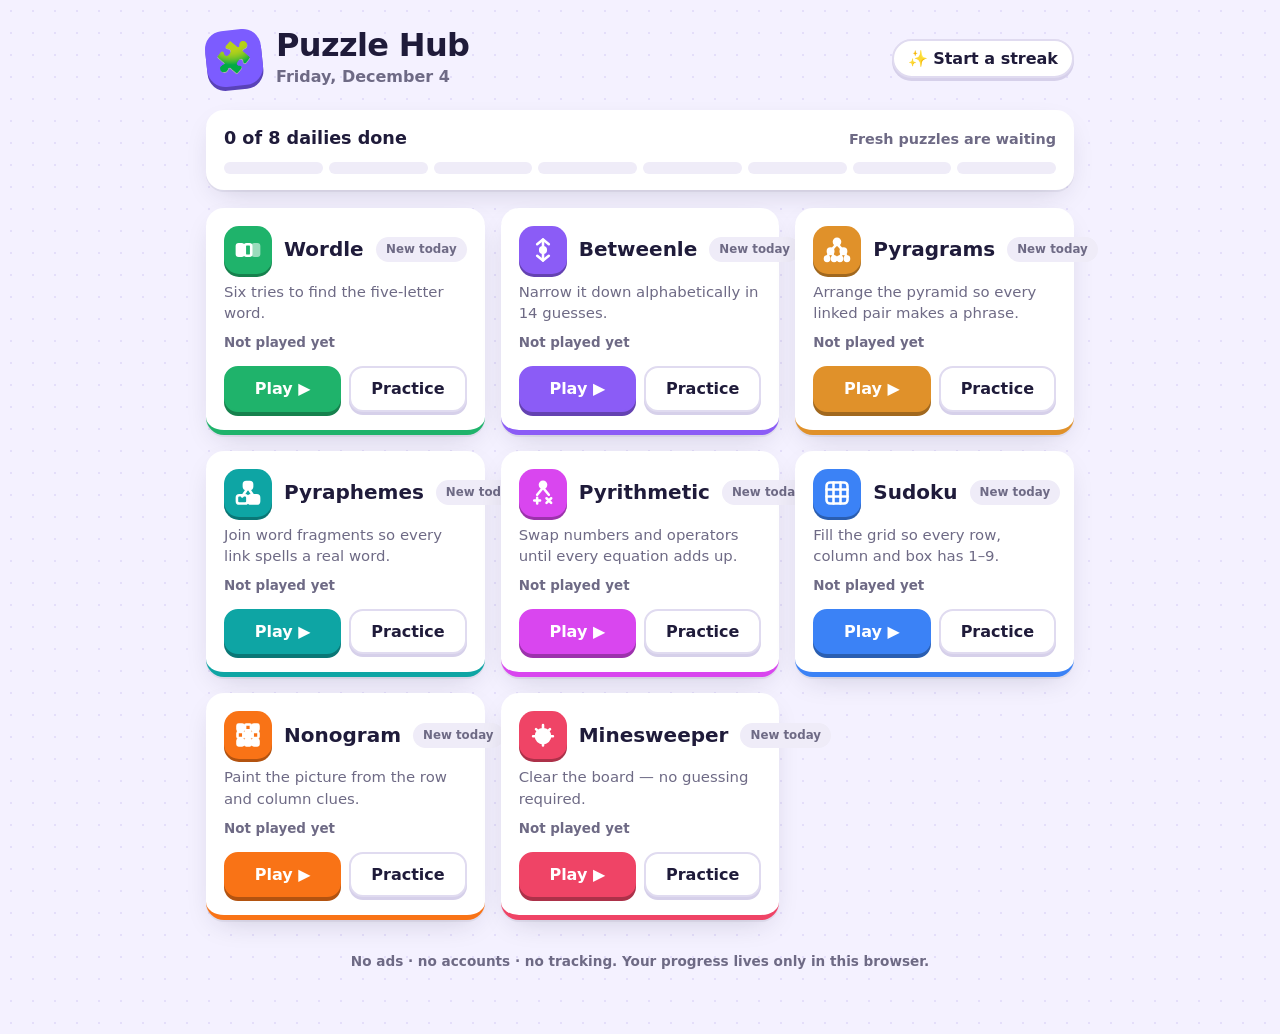
<file: index.html>
<!doctype html>
<html lang="en">
<head>
  <meta charset="utf-8">
  <meta name="viewport" content="width=device-width, initial-scale=1">
  <meta name="referrer" content="no-referrer">
  <meta name="theme-color" content="#7c5cff">
  <title>Puzzle Hub</title>
  <link rel="stylesheet" href="css/style.css">
</head>
<body>
  <main class="hub">
    <div class="hub-head">
      <div class="logo" aria-hidden="true">🧩</div>
      <div>
        <h1>Puzzle Hub</h1>
        <p id="date"></p>
      </div>
      <div class="streak-chip" id="streak"></div>
    </div>
    <section class="today" aria-label="Today's progress">
      <div class="today-top"><strong id="progress"></strong><span id="progressNote"></span></div>
      <div class="segments" id="segments"></div>
    </section>
    <section class="cards" id="cards"></section>
    <p class="hub-foot">No ads · no accounts · no tracking. Your progress lives only in this browser.</p>
  </main>
  <script src="js/common.js"></script>
  <script>
    const { GAMES, todayKey, prettyDate, getStats, liveStreak, dailyState, formatScore, el, parseHTML } = PZ;
    const today = todayKey();
    document.getElementById('date').textContent = prettyDate(today);

    let done = 0, best = 0;
    const segments = [];
    const cards = GAMES.map((g) => {
      const s = getStats(g.id);
      const result = s.history[today];
      let badge;
      if (result) {
        done++;
        badge = result.won
          ? el('span', { class: 'badge done' }, `✓ ${formatScore(g, result.score)}`)
          : el('span', { class: 'badge lost' }, 'Missed');
      } else if (dailyState(g.id, today)) {
        badge = el('span', { class: 'badge going' }, 'In progress');
      } else {
        badge = el('span', { class: 'badge' }, 'New today');
      }
      const streak = liveStreak(s);
      best = Math.max(best, streak);
      segments.push(el('span', { title: g.name, style: result ? `background:${g.color}` : '' }));
      return el('article', { class: 'card', style: `--game:${g.color}` },
        el('div', { class: 'card-top' },
          el('div', { class: 'game-icon' }, ...parseHTML(g.icon)),
          el('h2', {}, g.name),
          badge),
        el('p', {}, g.blurb),
        el('div', { class: 'card-meta' }, streak ? `🔥 ${streak}-day streak` : s.played ? `${s.played} played` : 'Not played yet'),
        el('div', { class: 'card-actions' },
          el('a', { class: 'btn primary', href: g.path }, result ? 'View daily' : 'Play ▶'),
          el('a', { class: 'btn', href: `${g.path}?mode=practice` }, 'Practice')));
    });
    document.getElementById('cards').append(...cards);
    document.getElementById('segments').append(...segments);
    document.getElementById('progress').textContent = `${done} of ${GAMES.length} dailies done`;
    document.getElementById('progressNote').textContent =
      done === GAMES.length ? 'All done. See you tomorrow! 🎉' : done ? 'Keep it going!' : 'Fresh puzzles are waiting';
    document.getElementById('streak').textContent = best ? `🔥 ${best}-day streak` : '✨ Start a streak';
  </script>
</body>
</html>
</file>
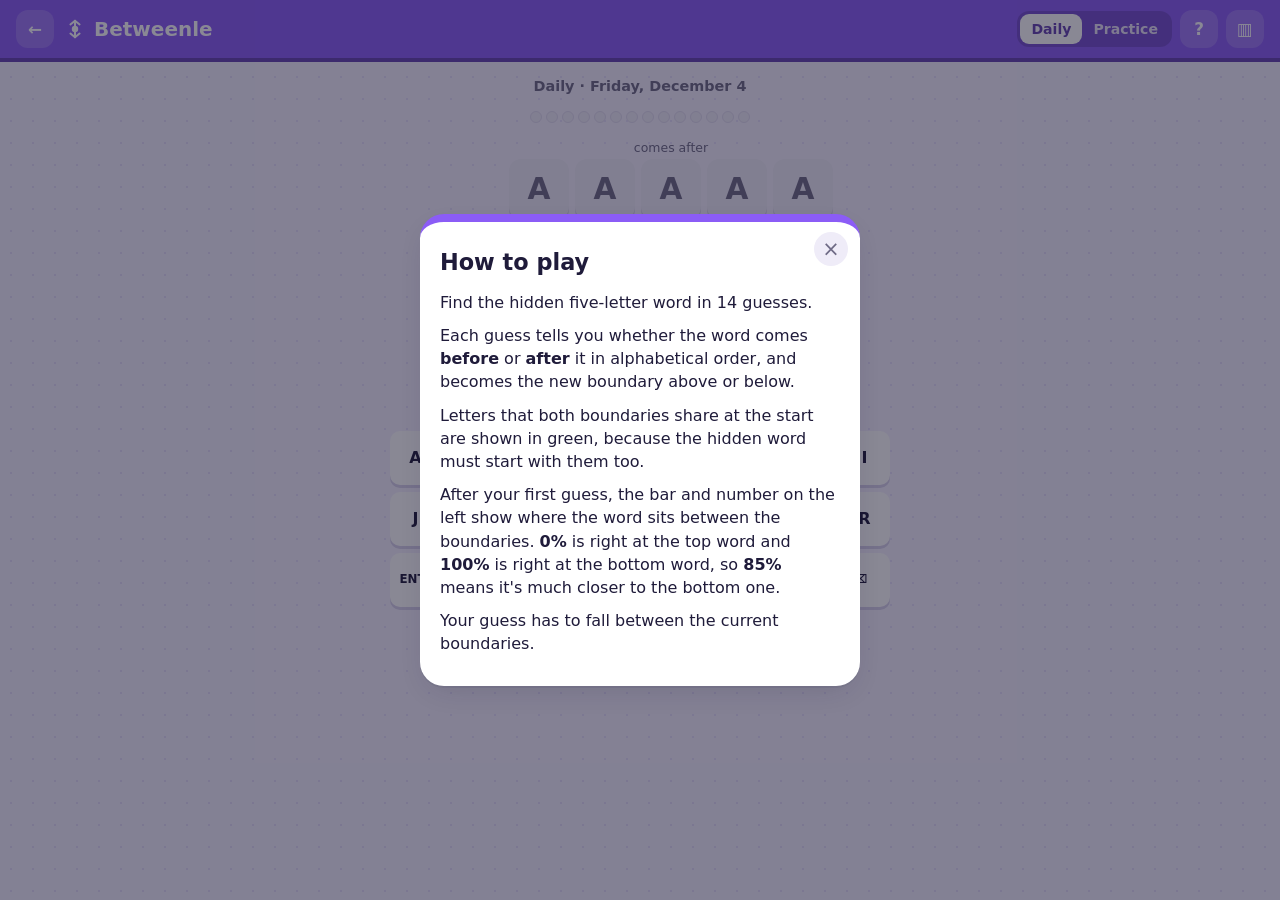
<file: games/betweenle.html>
<!doctype html>
<html lang="en">
<head>
  <meta charset="utf-8">
  <meta name="viewport" content="width=device-width, initial-scale=1">
  <meta name="referrer" content="no-referrer">
  <title>Betweenle · Puzzle Hub</title>
  <link rel="stylesheet" href="../css/style.css">
  <style>
    .bound .tile { background: var(--surface-2); border-color: transparent; color: var(--muted); }
    .bound .tile.shared { background: var(--correct); color: #fff; }
    .bound-label { font-size: .78rem; color: var(--muted); text-align: center; margin: 2px 0; }
    .arrow { text-align: center; color: var(--muted); font-size: .9rem; }
    .pips { display: flex; gap: 4px; flex-wrap: wrap; justify-content: center; }
    .pip { width: 12px; height: 12px; border-radius: 50%; background: var(--surface-2); border: 1px solid var(--border); }
    .pip.used { background: var(--muted); border-color: var(--muted); }
    .stack-wrap { display: flex; gap: 8px; align-items: stretch; }
    .scale-col { position: relative; display: flex; margin: 22px 0; padding-left: 36px; transition: opacity .3s; }
    .scale-col.hidden { opacity: 0; }
    .scale-label { position: absolute; left: 0; width: 32px; text-align: right; font-weight: 800; font-size: .85rem; font-variant-numeric: tabular-nums; transform: translateY(-50%); transition: top .5s ease; }
    .scale { width: 18px; position: relative; border-radius: 9px; background: var(--surface); border: 2px solid var(--muted); overflow: hidden; }
    .scale-fill { position: absolute; left: 0; right: 0; top: 0; background: var(--accent); transition: height .5s ease; }
    .scale-mark { position: absolute; left: 0; right: 0; height: 4px; background: var(--present); transform: translateY(-50%); transition: top .5s ease; }
    .history { font-size: .85rem; color: var(--muted); text-align: center; max-width: 360px; }
  </style>
</head>
<body>
  <main class="game">
    <p class="subline" id="sub"></p>
    <div class="pips" id="pips"></div>
    <div class="stack-wrap">
      <div class="scale-col hidden" id="scale" title="How far the word is from the top boundary toward the bottom one">
        <div class="scale-label" id="scaleLabel"></div>
        <div class="scale"><div class="scale-fill" id="scaleFill"></div><div class="scale-mark" id="scaleMark"></div></div>
      </div>
      <div>
      <div class="bound-label">comes after</div>
      <div class="row bound" id="low"></div>
      <div class="arrow">▼</div>
      <div class="row" id="input"></div>
      <div class="arrow">▼</div>
      <div class="row bound" id="high"></div>
      <div class="bound-label">comes before</div>
      </div>
    </div>
    <div class="toolbar" id="after"></div>
    <div id="kb"></div>
    <p class="history" id="history"></p>
  </main>
  <script src="../js/common.js"></script>
  <script src="../js/words.js"></script>
  <script src="../js/wordgame.js"></script>
  <script>
    const GAME = 'betweenle', MAX = 14;
    const help = () => PZ.showModal('How to play', `
      <p>Find the hidden five-letter word in ${MAX} guesses.</p>
      <p>Each guess tells you whether the word comes <b>before</b> or <b>after</b> it in alphabetical order, and becomes the new boundary above or below.</p>
      <p>Letters that both boundaries share at the start are shown in green, because the hidden word must start with them too.</p>
      <p>After your first guess, the bar and number on the left show where the word sits between the boundaries. <b>0%</b> is right at the top word and <b>100%</b> is right at the bottom word, so <b>85%</b> means it's much closer to the bottom one.</p>
      <p>Your guess has to fall between the current boundaries.</p>`);
    PZ.header(GAME, { onHelp: help });

    const today = PZ.todayKey();
    let answer, guesses, current = '', over = false;
    const tiles = (id) => {
      const row = document.getElementById(id);
      row.replaceChildren(...[...Array(5)].map(() => PZ.el('div', { class: 'tile' })));
      return [...row.children];
    };
    const lowTiles = tiles('low'), inTiles = tiles('input'), highTiles = tiles('high');
    const kb = WG.keyboard(onKey, 'abc');
    document.getElementById('kb').append(kb.node);

    function bounds() {
      let low = null, high = null;
      for (const g of guesses) {
        if (g < answer && (!low || g > low)) low = g;
        if (g > answer && (!high || g < high)) high = g;
      }
      return { low, high };
    }

    // Position in the alphabetical guess list drives the closeness scale.
    const SORTED = [...window.WORDS.valid].sort();
    const rank = (w) => {
      let lo = 0, hi = SORTED.length;
      while (lo < hi) { const mid = (lo + hi) >> 1; if (SORTED[mid] < w) lo = mid + 1; else hi = mid; }
      return lo;
    };
    // True if some valid word strictly between the boundaries starts with current + letter.
    function canType(letter) {
      if (current.length >= 5) return false;
      const { low, high } = bounds(), prefix = current + letter;
      const first = Math.max(rank(prefix), low ? rank(low) + 1 : 0);
      const last = Math.min(rank(prefix + '{'), high ? rank(high) : SORTED.length); // '{' sorts just after 'z'
      return first < last;
    }

    function renderScale(low, high) {
      const scale = document.getElementById('scale');
      scale.classList.toggle('hidden', !guesses.length);
      const a = low ? rank(low) : 0, b = high ? rank(high) : SORTED.length;
      const pct = (100 * (rank(answer) - a)) / Math.max(1, b - a);
      document.getElementById('scaleFill').style.height = `${pct}%`;
      document.getElementById('scaleMark').style.top = `${pct}%`;
      const label = document.getElementById('scaleLabel');
      label.style.top = `${pct}%`;
      label.textContent = `${Math.round(pct)}%`;
    }

    function render() {
      const { low, high } = bounds();
      renderScale(low, high);
      let shared = 0;
      if (low && high) while (shared < 5 && low[shared] === high[shared]) shared++;
      const fill = (ts, word, placeholder) => ts.forEach((t, i) => {
        t.textContent = word ? word[i] : placeholder[i];
        t.className = 'tile' + (word && i < shared ? ' shared' : '');
      });
      fill(lowTiles, low, 'aaaaa');
      fill(highTiles, high, 'zzzzz');
      const won = guesses.includes(answer);
      const shown = over ? answer : current;
      inTiles.forEach((t, i) => {
        t.textContent = shown[i] || '';
        t.className = 'tile' + (shown[i] ? ' filled' : '') + (over ? (won ? ' correct' : ' absent') : '');
      });
      document.getElementById('pips').replaceChildren(...[...Array(MAX)].map((_, i) => PZ.el('span', { class: `pip${i < guesses.length ? ' used' : ''}` })));
      document.getElementById('history').textContent = guesses.length ? 'Guesses: ' + guesses.map((g) => g.toUpperCase()).join(' · ') : '';
      // Dim letters that can't continue the current entry into a word between the boundaries.
      for (const [k, b] of Object.entries(kb.keys)) b.classList.toggle('dim', k.length === 1 && !over && !canType(k));
    }

    function finish(animate) {
      over = true;
      const won = guesses.includes(answer);
      if (!PZ.isPractice) PZ.recordDaily(GAME, today, won, won ? guesses.length : null);
      render();
      if (won && animate) { document.getElementById('input').classList.add('win'); PZ.confetti(); }
      const share = `Betweenle ${PZ.isPractice ? '(practice)' : today} ${won ? guesses.length : 'X'}/${MAX}`;
      document.getElementById('after').replaceChildren(
        PZ.el('span', { class: `done-banner${won ? '' : ' lost'}` }, won ? `Found in ${guesses.length}` : `The word was ${answer.toUpperCase()}`),
        PZ.el('button', { class: 'btn', onclick: () => WG.copy(share) }, 'Copy result'),
        PZ.isPractice ? PZ.el('button', { class: 'btn primary', onclick: newGame }, 'New word') : '');
      if (animate && !PZ.isPractice) setTimeout(() => PZ.showModal(won ? 'Found it!' : 'Out of guesses', PZ.statsPanel(GAME)), won ? 1100 : 400);
    }

    function onKey(k) {
      if (over) return;
      if (k === 'back') current = current.slice(0, -1);
      else if (k === 'enter') {
        if (current.length < 5) return PZ.toast('Not enough letters');
        if (!WG.isWord(current)) return PZ.toast('Not in word list');
        const { low, high } = bounds();
        if ((low && current <= low) || (high && current >= high)) return PZ.toast('Must be between the boundaries');
        guesses.push(current);
        current = '';
        if (!PZ.isPractice) PZ.saveDailyState(GAME, today, { guesses });
        if (guesses.includes(answer) || guesses.length === MAX) return finish(true);
      } else if (canType(k)) current += k;
      else return;
      render();
    }

    function newGame() {
      answer = WG.randomAnswer();
      guesses = [];
      current = '';
      over = false;
      document.getElementById('input').classList.remove('win');
      document.getElementById('after').replaceChildren();
      render();
    }

    if (PZ.isPractice) {
      document.getElementById('sub').textContent = 'Practice: unlimited words, no effect on stats';
      newGame();
    } else {
      document.getElementById('sub').textContent = `Daily · ${PZ.prettyDate(today)}`;
      answer = WG.dailyAnswer(GAME, today);
      guesses = PZ.dailyState(GAME, today)?.guesses || [];
      if (guesses.includes(answer) || guesses.length >= MAX) finish(false);
      else { render(); if (!PZ.getStats(GAME).played) help(); }
    }
  </script>
</body>
</html>
</file>
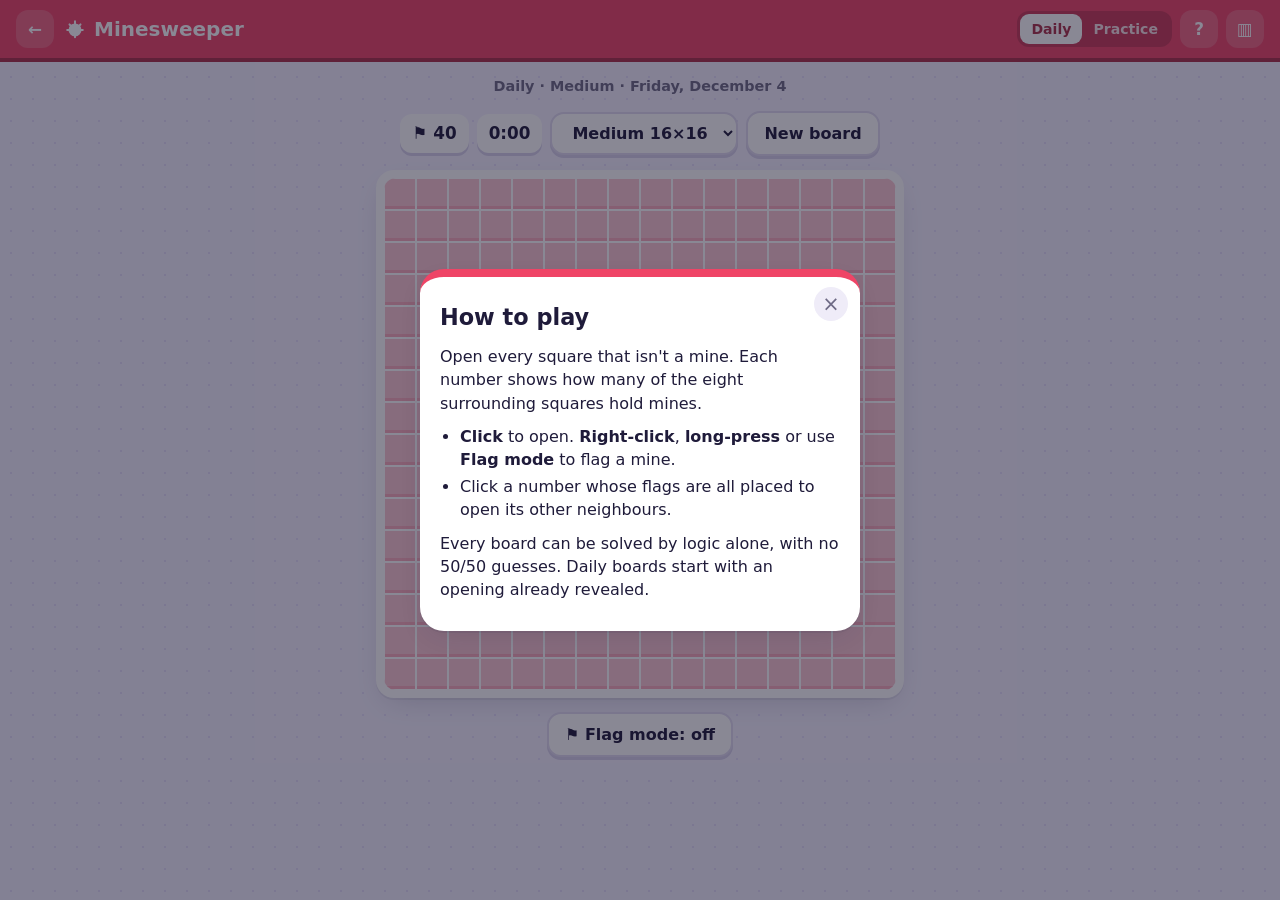
<file: games/minesweeper.html>
<!doctype html>
<html lang="en">
<head>
  <meta charset="utf-8">
  <meta name="viewport" content="width=device-width, initial-scale=1">
  <meta name="referrer" content="no-referrer">
  <title>Minesweeper · Puzzle Hub</title>
  <link rel="stylesheet" href="../css/style.css">
  <style>
    .mgrid { display: grid; user-select: none; -webkit-user-select: none; touch-action: manipulation; border-radius: 12px; overflow: hidden; --cs: 28px; }
    .mc { width: var(--cs); height: var(--cs); display: grid; place-items: center; font-weight: 800; font-size: calc(var(--cs) * .58); cursor: pointer;
          background: color-mix(in srgb, var(--game) 30%, var(--surface)); border: 1px solid var(--surface); box-shadow: inset 0 -3px 0 color-mix(in srgb, var(--game) 45%, var(--surface)); -webkit-touch-callout: none; }
    .mc:not(.open):hover { filter: brightness(1.08); }
    .mc.open { background: var(--surface); border-color: var(--surface-2); box-shadow: none; cursor: default; }
    .board-card { padding: 8px; }
    .mc.flag::after { content: '⚑'; color: var(--danger); }
    .mc.mine::after { content: '●'; color: var(--text); }
    .mc.boom { background: var(--danger); }
    .mc.wrong::after { content: '✕'; color: var(--danger); }
    .n1 { color: #2f6fd0; } .n2 { color: #2f8a3a; } .n3 { color: #c63a2b; } .n4 { color: #5b3db0; }
    .n5 { color: #93491f; } .n6 { color: #1f8a8a; } .n7 { color: var(--text); } .n8 { color: var(--muted); }
    @media (prefers-color-scheme: dark) { .n1 { color: #7fb0ff; } .n2 { color: #7fd08a; } .n3 { color: #ff8a7a; } .n4 { color: #b9a2ff; } .n5 { color: #e0a070; } .n6 { color: #6fd6d6; } }
    .counter { font-variant-numeric: tabular-nums; font-weight: 700; }
  </style>
</head>
<body>
  <main class="game">
    <p class="subline" id="sub"></p>
    <div class="toolbar">
      <span class="counter" id="mines"></span>
      <span class="timer" id="timer">0:00</span>
      <select class="btn" id="diff" hidden aria-label="Difficulty">
        <option value="easy">Easy 9×9</option><option value="medium" selected>Medium 16×16</option><option value="hard">Hard 20×20</option>
      </select>
      <button class="btn" id="newBtn" hidden>New board</button>
    </div>
    <div class="board-card"><div class="mgrid" id="grid"></div></div>
    <div class="toolbar">
      <button class="btn" id="flagBtn">⚑ Flag mode: off</button>
    </div>
    <div class="toolbar" id="after"></div>
  </main>
  <script src="../js/common.js"></script>
  <script>
    const GAME = 'minesweeper';
    const LEVELS = { easy: [9, 9, 10], medium: [16, 16, 40], hard: [20, 20, 80] };
    const help = () => PZ.showModal('How to play', `
      <p>Open every square that isn't a mine. Each number shows how many of the eight surrounding squares hold mines.</p>
      <ul><li><b>Click</b> to open. <b>Right-click</b>, <b>long-press</b> or use <b>Flag mode</b> to flag a mine.</li>
      <li>Click a number whose flags are all placed to open its other neighbours.</li></ul>
      <p>Every board can be solved by logic alone, with no 50/50 guesses. Daily boards start with an opening already revealed.</p>`);
    PZ.header(GAME, { onHelp: help });

    // ---------- board generation (guaranteed no-guess) ----------
    function neighbourTable(W, H) {
      return [...Array(W * H)].map((_, i) => {
        const x = i % W, y = Math.floor(i / W), out = [];
        for (let dy = -1; dy <= 1; dy++) for (let dx = -1; dx <= 1; dx++) {
          const nx = x + dx, ny = y + dy;
          if ((dx || dy) && nx >= 0 && ny >= 0 && nx < W && ny < H) out.push(ny * W + nx);
        }
        return out;
      });
    }

    // Plays the board using only sure deductions; true if it clears every safe square.
    function solvable(mines, counts, nb, start, M) {
      const N = mines.length, st = new Uint8Array(N); // 0 unknown, 1 open, 2 flagged
      let opened = 0, flagged = 0;
      const open = (i) => {
        const stack = [i];
        while (stack.length) {
          const j = stack.pop();
          if (st[j]) continue;
          st[j] = 1; opened++;
          if (!counts[j]) for (const k of nb[j]) if (!st[k]) stack.push(k);
        }
      };
      const flag = (i) => { if (!st[i]) { st[i] = 2; flagged++; } };
      open(start);
      for (let progress = true; progress && opened < N - M;) {
        progress = false;
        const cons = new Map();
        for (let i = 0; i < N; i++) {
          if (st[i] !== 1 || !counts[i]) continue;
          const unk = nb[i].filter((k) => !st[k]);
          if (!unk.length) continue;
          cons.set(i, { cells: unk, need: counts[i] - nb[i].filter((k) => st[k] === 2).length });
        }
        for (const c of cons.values()) {
          if (c.need === 0) { c.cells.forEach(open); progress = true; }
          else if (c.need === c.cells.length) { c.cells.forEach(flag); progress = true; }
        }
        if (progress) continue;
        // Subset rule between nearby constraints.
        outer: for (const [ai, a] of cons) {
          const near = new Set();
          for (const u of a.cells) for (const v of nb[u]) if (v !== ai && cons.has(v)) near.add(v);
          for (const bi of near) {
            const b = cons.get(bi);
            if (!a.cells.every((x) => b.cells.includes(x))) continue;
            const rest = b.cells.filter((x) => !a.cells.includes(x)), diff = b.need - a.need;
            if (!rest.length) continue;
            if (diff === 0) { rest.forEach(open); progress = true; break outer; }
            if (diff === rest.length) { rest.forEach(flag); progress = true; break outer; }
          }
        }
        if (progress) continue;
        const unknown = [...st.keys()].filter((i) => !st[i]);
        if (M - flagged === 0) { unknown.forEach(open); progress = true; }
        else if (M - flagged === unknown.length) { unknown.forEach(flag); progress = true; }
      }
      return opened === N - M;
    }

    function generate(rand, W, H, M, start) {
      const nb = neighbourTable(W, H), N = W * H;
      const banned = new Set([start, ...nb[start]]);
      const allowed = [...Array(N).keys()].filter((i) => !banned.has(i));
      let mines, counts;
      for (let attempt = 0; attempt < 3000; attempt++) {
        mines = new Uint8Array(N);
        for (const i of rand.shuffle(allowed.slice()).slice(0, M)) mines[i] = 1;
        counts = [...Array(N)].map((_, i) => nb[i].reduce((s, k) => s + mines[k], 0));
        if (solvable(mines, counts, nb, start, M)) break;
      }
      return { mines: [...mines], counts, nb };
    }

    // ---------- state & UI ----------
    const today = PZ.todayKey();
    const gridEl = document.getElementById('grid');
    const timer = PZ.stopwatch(document.getElementById('timer'));
    let W, H, M, board, st, cellEls, start = -1, status = 'ready', flagMode = false, boom = -1, level;

    function persist() {
      if (!PZ.isPractice && status === 'playing') PZ.saveDailyState(GAME, today, { st: [...st], elapsed: timer.seconds });
    }

    function build() {
      const cs = Math.max(18, Math.min(32, Math.floor((Math.min(window.innerWidth, 700) - 52) / W)));
      gridEl.style.setProperty('--cs', `${cs}px`);
      gridEl.style.gridTemplateColumns = `repeat(${W}, var(--cs))`;
      cellEls = [...Array(W * H)].map((_, i) => PZ.el('div', { class: 'mc', 'data-i': i }));
      gridEl.replaceChildren(...cellEls);
    }

    function render() {
      cellEls.forEach((el, i) => {
        const s = st[i], showMine = status === 'lost' && board?.mines[i];
        let cls = 'mc';
        el.textContent = '';
        if (s === 1) {
          cls += ' open';
          const n = board.counts[i];
          if (n) { el.textContent = n; cls += ` n${n}`; }
        } else if (s === 2) cls += status === 'lost' && !board.mines[i] ? ' wrong' : ' flag';
        else if (showMine) cls += ' mine open';
        if (i === boom) cls += ' boom';
        el.className = cls;
      });
      document.getElementById('mines').textContent = `⚑ ${M - st.filter((s) => s === 2).length}`;
      document.getElementById('flagBtn').textContent = `⚑ Flag mode: ${flagMode ? 'on' : 'off'}`;
      document.getElementById('flagBtn').classList.toggle('on', flagMode);
    }

    function openCell(i) {
      if (st[i] !== 0) return;
      if (board.mines[i]) { boom = i; return lose(); }
      const stack = [i];
      while (stack.length) {
        const j = stack.pop();
        if (st[j] !== 0) continue;
        st[j] = 1;
        if (!board.counts[j]) for (const k of board.nb[j]) if (st[k] === 0) stack.push(k);
      }
    }

    function act(i, wantFlag) {
      if (status === 'won' || status === 'lost') return;
      if (status === 'ready') {
        if (wantFlag) return;
        // Practice boards are generated around the first click so it is always an opening.
        start = i;
        board = generate(PZ.rng(Math.random() * 2 ** 32), W, H, M, start);
        status = 'playing';
      }
      timer.start();
      if (st[i] === 1) {
        // Chord: open all unflagged neighbours once the flags match the number.
        const nbs = board.nb[i];
        if (board.counts[i] && nbs.filter((k) => st[k] === 2).length === board.counts[i]) nbs.forEach((k) => status === 'playing' && openCell(k));
      } else if (wantFlag) st[i] = st[i] === 2 ? 0 : 2;
      else if (st[i] === 0) openCell(i);
      if (status === 'playing' && st.filter((s) => s === 1).length === W * H - M) win();
      render();
      persist();
    }

    function lose() {
      status = 'lost';
      timer.stop();
      if (!PZ.isPractice) {
        PZ.recordDaily(GAME, today, false, null);
        PZ.saveDailyState(GAME, today, { st: [...st], elapsed: timer.seconds, boom, done: 'lost' });
      }
      showEnd(true);
    }
    function win() {
      status = 'won';
      timer.stop();
      st = st.map((s, i) => (board.mines[i] ? 2 : s));
      if (!PZ.isPractice) {
        PZ.recordDaily(GAME, today, true, timer.seconds);
        PZ.saveDailyState(GAME, today, { st: [...st], elapsed: timer.seconds, done: 'won' });
      }
      showEnd(true);
    }
    function showEnd(fresh) {
      const won = status === 'won';
      document.getElementById('after').replaceChildren(
        PZ.el('span', { class: `done-banner${won ? '' : ' lost'}` }, won ? `Cleared in ${PZ.formatTime(timer.seconds)}` : PZ.isPractice ? 'Boom! Try another board.' : 'Boom. Better luck tomorrow.'),
        PZ.isPractice ? PZ.el('button', { class: 'btn primary', onclick: fresh0 }, 'New board') : '');
      if (fresh && won) PZ.confetti();
      if (fresh && !PZ.isPractice) setTimeout(() => PZ.showModal(won ? 'Cleared!' : 'Hit a mine', PZ.statsPanel(GAME)), won ? 900 : 500);
    }

    // Input: click opens, right-click or long-press flags, flag mode swaps them.
    let pressTimer = null, longPressed = false;
    const idx = (e) => { const t = e.target.closest('.mc'); return t ? Number(t.dataset.i) : -1; };
    gridEl.addEventListener('contextmenu', (e) => { e.preventDefault(); const i = idx(e); if (i >= 0 && e.pointerType !== 'touch' && !longPressed) act(i, true); });
    gridEl.addEventListener('pointerdown', (e) => {
      longPressed = false;
      if (e.pointerType !== 'touch') return;
      const i = idx(e);
      pressTimer = setTimeout(() => { longPressed = true; act(i, !flagMode); navigator.vibrate?.(20); }, 380);
    });
    ['pointerup', 'pointercancel', 'pointerleave'].forEach((t) => gridEl.addEventListener(t, () => clearTimeout(pressTimer)));
    gridEl.addEventListener('click', (e) => {
      const i = idx(e);
      if (i < 0 || longPressed) return;
      act(i, flagMode);
    });
    document.getElementById('flagBtn').onclick = () => { flagMode = !flagMode; render(); };

    function setup(lv, saved) {
      level = lv;
      [W, H, M] = LEVELS[lv];
      st = saved?.st || Array(W * H).fill(0);
      status = 'ready'; boom = saved?.boom ?? -1; flagMode = false;
      timer.set(saved?.elapsed || 0);
      document.getElementById('after').replaceChildren();
      build();
    }
    function fresh0() {
      const diff = document.getElementById('diff');
      PZ.save('mines:diff', diff.value);
      setup(diff.value);
      start = -1; board = null;
      render();
    }

    if (PZ.isPractice) {
      document.getElementById('sub').textContent = 'Practice: your first click is always safe. No effect on stats.';
      const diff = document.getElementById('diff'), btn = document.getElementById('newBtn');
      diff.hidden = btn.hidden = false;
      diff.value = PZ.load('mines:diff', 'medium');
      btn.onclick = fresh0;
      diff.onchange = fresh0;
      fresh0();
    } else {
      document.getElementById('sub').textContent = `Daily · Medium · ${PZ.prettyDate(today)}`;
      const saved = PZ.dailyState(GAME, today);
      setup('medium', saved);
      const rand = PZ.rng(PZ.hash(`${GAME}-${today}`));
      start = rand.int(W * H);
      board = generate(rand, W, H, M, start);
      status = saved?.done || 'playing';
      if (!saved) openCell(start);
      render();
      if (saved?.done) showEnd(false);
      else if (!PZ.getStats(GAME).played && !saved) help();
    }
    window.addEventListener('pagehide', persist);
  </script>
</body>
</html>
</file>
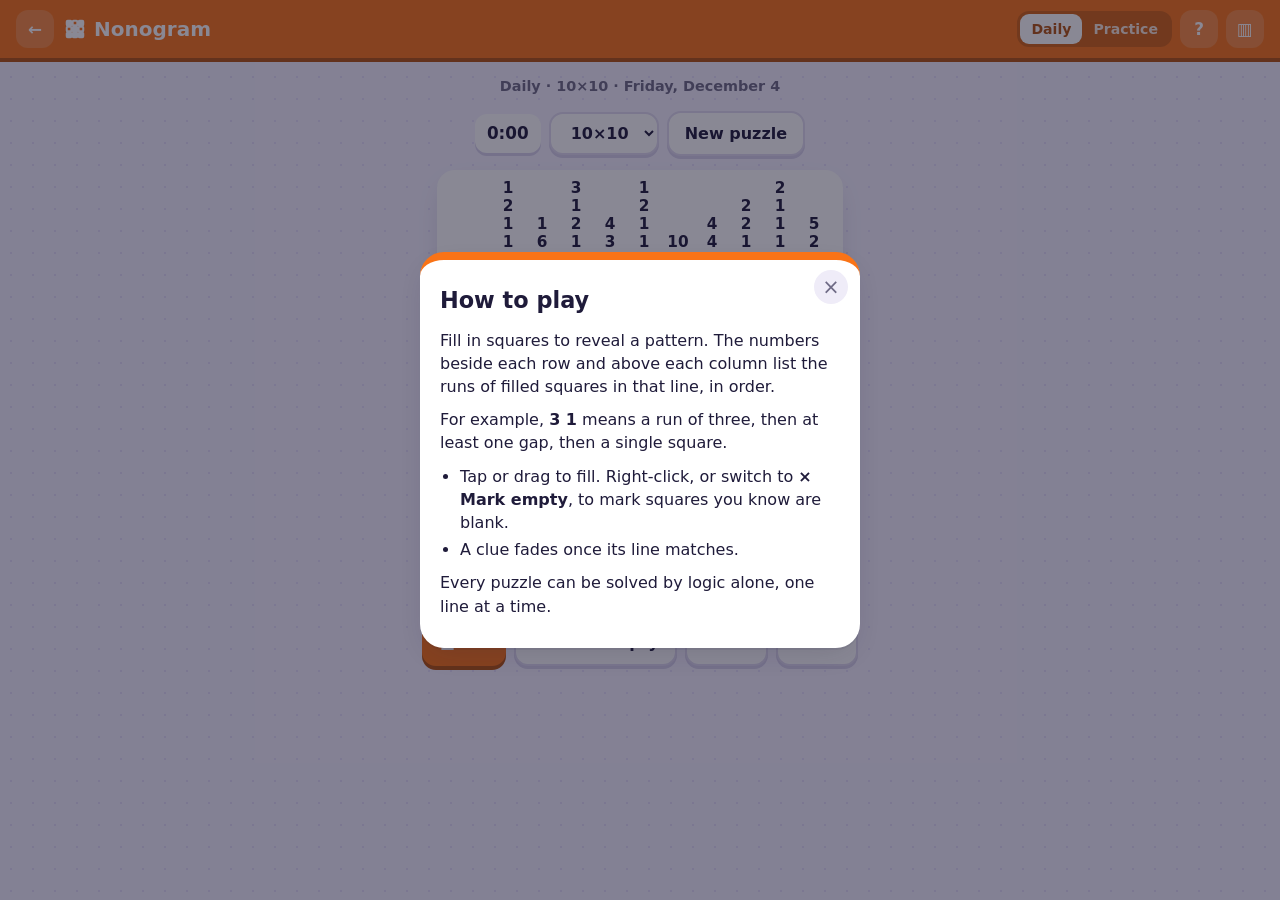
<file: games/nonogram.html>
<!doctype html>
<html lang="en">
<head>
  <meta charset="utf-8">
  <meta name="viewport" content="width=device-width, initial-scale=1">
  <meta name="referrer" content="no-referrer">
  <title>Nonogram · Puzzle Hub</title>
  <link rel="stylesheet" href="../css/style.css">
  <style>
    .ngrid { display: grid; user-select: none; touch-action: none; --cs: 30px; }
    .clue-col { display: flex; flex-direction: column; justify-content: flex-end; align-items: center; padding-bottom: 4px; gap: 1px; font-size: calc(var(--cs) * .45); font-weight: 600; line-height: 1.1; }
    .clue-row { display: flex; justify-content: flex-end; align-items: center; padding-right: 6px; gap: 5px; font-size: calc(var(--cs) * .45); font-weight: 600; }
    .clue-col.ok, .clue-row.ok { color: var(--muted); opacity: .45; }
    .nc { width: var(--cs); height: var(--cs); border-right: 1px solid var(--border); border-bottom: 1px solid var(--border); background: var(--surface); cursor: pointer; display: grid; place-items: center; color: var(--muted); font-size: calc(var(--cs) * .55); }
    .nc.fill { background: var(--game); box-shadow: inset 0 -3px 0 var(--game-dark); }
    .nc.x::after { content: '×'; }
    .nc.c5 { border-right: 2px solid var(--text); }
    .nc.r5 { border-bottom: 2px solid var(--text); }
    .nc.c0 { border-left: 2px solid var(--text); }
    .nc.r0 { border-top: 2px solid var(--text); }
    .nc.hl:not(.fill) { background: var(--game-soft); }
    .board-card { padding: 10px 12px 12px 6px; }
  </style>
</head>
<body>
  <main class="game">
    <p class="subline" id="sub"></p>
    <div class="toolbar">
      <span class="timer" id="timer">0:00</span>
      <select class="btn" id="size" hidden aria-label="Size">
        <option value="5">5×5</option><option value="10" selected>10×10</option><option value="15">15×15</option>
      </select>
      <button class="btn" id="newBtn" hidden>New puzzle</button>
    </div>
    <div class="board-card"><div class="ngrid" id="grid"></div></div>
    <div class="toolbar">
      <button class="btn on" id="fillBtn">■ Fill</button>
      <button class="btn" id="xBtn">× Mark empty</button>
      <button class="btn" id="undoBtn">Undo</button>
      <button class="btn" id="clearBtn">Clear</button>
    </div>
    <div class="toolbar" id="after"></div>
  </main>
  <script src="../js/common.js"></script>
  <script>
    const GAME = 'nonogram';
    const help = () => PZ.showModal('How to play', `
      <p>Fill in squares to reveal a pattern. The numbers beside each row and above each column list the runs of filled squares in that line, in order.</p>
      <p>For example, <b>3 1</b> means a run of three, then at least one gap, then a single square.</p>
      <ul><li>Tap or drag to fill. Right-click, or switch to <b>× Mark empty</b>, to mark squares you know are blank.</li>
      <li>A clue fades once its line matches.</li></ul>
      <p>Every puzzle can be solved by logic alone, one line at a time.</p>`);
    PZ.header(GAME, { onHelp: help });

    // ---------- clues & line solver ----------
    const runs = (line) => {
      const out = []; let n = 0;
      for (const v of line) { if (v === 1) n++; else if (n) { out.push(n); n = 0; } }
      if (n) out.push(n);
      return out;
    };
    // line: -1 unknown, 0 empty, 1 filled. Returns the line with every forced cell set, or null on contradiction.
    function solveLine(line, clue) {
      const n = line.length, k = clue.length, memo = new Map();
      const canEmpty = Array(n).fill(false), canFill = Array(n).fill(false);
      const blockFits = (pos, len) => pos + len <= n && !line.slice(pos, pos + len).includes(0) && (pos + len === n || line[pos + len] !== 1);
      function ok(pos, j) {
        const key = pos * (k + 1) + j;
        if (memo.has(key)) return memo.get(key);
        let r;
        if (j === k) r = !line.slice(pos).includes(1);
        else {
          r = (pos < n && line[pos] !== 1 && ok(pos + 1, j)) ||
              (blockFits(pos, clue[j]) && ok(Math.min(n, pos + clue[j] + 1), j + 1));
        }
        memo.set(key, r);
        return r;
      }
      if (!ok(0, 0)) return null;
      const seen = new Set();
      (function mark(pos, j) {
        const key = pos * (k + 1) + j;
        if (seen.has(key)) return;
        seen.add(key);
        if (j === k) { for (let i = pos; i < n; i++) canEmpty[i] = true; return; }
        if (pos < n && line[pos] !== 1 && ok(pos + 1, j)) { canEmpty[pos] = true; mark(pos + 1, j); }
        const end = pos + clue[j];
        if (blockFits(pos, clue[j]) && ok(Math.min(n, end + 1), j + 1)) {
          for (let i = pos; i < end; i++) canFill[i] = true;
          if (end < n) canEmpty[end] = true;
          mark(Math.min(n, end + 1), j + 1);
        }
      })(0, 0);
      return line.map((v, i) => (canFill[i] && !canEmpty[i] ? 1 : canEmpty[i] && !canFill[i] ? 0 : v));
    }
    function lineSolvable(rowClues, colClues, n) {
      const g = Array(n * n).fill(-1);
      for (let changed = true; changed;) {
        changed = false;
        for (let r = 0; r < n; r++) {
          const line = g.slice(r * n, r * n + n), out = solveLine(line, rowClues[r]);
          if (!out) return false;
          out.forEach((v, c) => { if (v !== line[c]) { g[r * n + c] = v; changed = true; } });
        }
        for (let c = 0; c < n; c++) {
          const line = [...Array(n)].map((_, r) => g[r * n + c]), out = solveLine(line, colClues[c]);
          if (!out) return false;
          out.forEach((v, r) => { if (v !== line[r]) { g[r * n + c] = v; changed = true; } });
        }
      }
      return !g.includes(-1);
    }
    const cluesFor = (sol, n) => ({
      rows: [...Array(n)].map((_, r) => runs(sol.slice(r * n, r * n + n))),
      cols: [...Array(n)].map((_, c) => runs([...Array(n)].map((_, r) => sol[r * n + c]))),
    });
    function generate(rand, n) {
      for (let attempt = 0; ; attempt++) {
        const density = 0.55 + rand() * 0.1;
        const sol = [...Array(n * n)].map(() => (rand() < density ? 1 : 0));
        const { rows, cols } = cluesFor(sol, n);
        if (lineSolvable(rows, cols, n)) return { sol, rows, cols };
      }
    }

    // ---------- state & UI ----------
    const today = PZ.todayKey();
    const gridEl = document.getElementById('grid');
    const timer = PZ.stopwatch(document.getElementById('timer'));
    let n, sol, rows, cols, cells, cellEls, rowEls, colEls, history, tool = 1, over = false, drag = null;

    function persist() {
      if (!PZ.isPractice && !over) PZ.saveDailyState(GAME, today, { cells, elapsed: timer.seconds });
    }

    function build() {
      const longestRow = Math.max(...rows.map((r) => r.length || 1));
      const avail = Math.min(window.innerWidth, 640) - 52;
      const cs = Math.max(16, Math.min(34, Math.floor(avail / (n + longestRow * 0.6 + 0.5))));
      gridEl.style.setProperty('--cs', `${cs}px`);
      gridEl.style.gridTemplateColumns = `auto repeat(${n}, var(--cs))`;
      gridEl.replaceChildren(PZ.el('div'));
      colEls = cols.map((cl) => PZ.el('div', { class: 'clue-col' }, (cl.length ? cl : [0]).map((v) => PZ.el('span', {}, String(v)))));
      gridEl.append(...colEls);
      rowEls = []; cellEls = [];
      for (let r = 0; r < n; r++) {
        const rc = PZ.el('div', { class: 'clue-row' }, (rows[r].length ? rows[r] : [0]).map((v) => PZ.el('span', {}, String(v))));
        rowEls.push(rc);
        gridEl.append(rc);
        for (let c = 0; c < n; c++) {
          const i = r * n + c;
          const cls = ['nc', c % 5 === 4 && c < n - 1 ? 'c5' : '', r % 5 === 4 && r < n - 1 ? 'r5' : '', c === 0 ? 'c0' : '', r === 0 ? 'r0' : ''].join(' ');
          const cell = PZ.el('div', { class: cls, 'data-i': i });
          cellEls.push(cell);
          gridEl.append(cell);
        }
      }
    }

    function render(hover = -1) {
      const hr = hover >= 0 ? Math.floor(hover / n) : -1, hc = hover >= 0 ? hover % n : -1;
      cellEls.forEach((el, i) => {
        el.classList.toggle('fill', cells[i] === 1);
        el.classList.toggle('x', cells[i] === 2);
        el.classList.toggle('hl', Math.floor(i / n) === hr || i % n === hc);
      });
      const same = (a, b) => a.length === b.length && a.every((v, i) => v === b[i]);
      const filled = cells.map((v) => (v === 1 ? 1 : 0));
      rowEls.forEach((el, r) => el.classList.toggle('ok', same(runs(filled.slice(r * n, r * n + n)), rows[r])));
      colEls.forEach((el, c) => el.classList.toggle('ok', same(runs([...Array(n)].map((_, r) => filled[r * n + c])), cols[c])));
      document.getElementById('fillBtn').classList.toggle('on', tool === 1);
      document.getElementById('xBtn').classList.toggle('on', tool === 2);
    }

    function apply(i) {
      if (cells[i] === drag.value) return;
      drag.changes.push({ i, v: cells[i] });
      cells[i] = drag.value;
      render(i);
    }
    const cellAt = (e) => {
      const t = document.elementFromPoint(e.clientX, e.clientY);
      return t && t.classList.contains('nc') ? Number(t.dataset.i) : -1;
    };
    gridEl.addEventListener('contextmenu', (e) => e.preventDefault());
    gridEl.addEventListener('pointerdown', (e) => {
      const i = cellAt(e);
      if (over || i < 0) return;
      e.preventDefault();
      const t = e.button === 2 ? 2 : tool;
      // The first cell decides whether this drag paints or erases.
      drag = { value: cells[i] === t ? 0 : t, changes: [], origin: i, axis: null };
      timer.start();
      apply(i);
    });
    // Drags lock to the row or column they start along and paint the whole span,
    // so fast swipes never skip cells.
    window.addEventListener('pointermove', (e) => {
      const i = cellAt(e);
      if (!drag) { if (!over) render(i); return; }
      if (i < 0 || i === drag.origin) return;
      const r0 = Math.floor(drag.origin / n), c0 = drag.origin % n, r = Math.floor(i / n), c = i % n;
      drag.axis ??= Math.abs(c - c0) >= Math.abs(r - r0) ? 'row' : 'col';
      const span = drag.axis === 'row' ? [...Array(Math.abs(c - c0) + 1)].map((_, k) => r0 * n + Math.min(c, c0) + k)
                                       : [...Array(Math.abs(r - r0) + 1)].map((_, k) => (Math.min(r, r0) + k) * n + c0);
      span.forEach(apply);
    });
    window.addEventListener('pointerup', () => {
      if (!drag) return;
      if (drag.changes.length) history.push(drag.changes);
      drag = null;
      persist();
      checkWin();
    });

    function checkWin() {
      if (cells.every((v, i) => (v === 1) === (sol[i] === 1))) {
        cells = cells.map((v) => (v === 1 ? 1 : 0));
        finish(true);
      }
    }
    function finish(fresh) {
      over = true;
      timer.stop();
      render();
      if (!PZ.isPractice && fresh) PZ.recordDaily(GAME, today, true, timer.seconds);
      if (!PZ.isPractice) PZ.saveDailyState(GAME, today, { cells, elapsed: timer.seconds, done: true });
      document.getElementById('after').replaceChildren(PZ.el('span', { class: 'done-banner' }, `Solved in ${PZ.formatTime(timer.seconds)}`));
      if (fresh) PZ.confetti();
      if (fresh && !PZ.isPractice) setTimeout(() => PZ.showModal('Solved!', PZ.statsPanel(GAME)), 900);
    }

    document.getElementById('fillBtn').onclick = () => { tool = 1; render(); };
    document.getElementById('xBtn').onclick = () => { tool = 2; render(); };
    document.getElementById('undoBtn').onclick = () => {
      const changes = history.pop();
      if (!changes || over) return;
      for (const { i, v } of changes.reverse()) cells[i] = v;
      render(); persist();
    };
    document.getElementById('clearBtn').onclick = () => {
      if (over || !cells.some(Boolean)) return;
      history.push(cells.map((v, i) => ({ i, v })));
      cells = cells.map(() => 0);
      render(); persist();
    };

    function start(gen, size, saved) {
      n = size;
      ({ sol, rows, cols } = gen);
      cells = saved?.cells || Array(n * n).fill(0);
      history = []; over = false;
      timer.set(saved?.elapsed || 0);
      document.getElementById('after').replaceChildren();
      build();
      render();
    }

    if (PZ.isPractice) {
      document.getElementById('sub').textContent = 'Practice: endless puzzles, no effect on stats';
      const size = document.getElementById('size'), btn = document.getElementById('newBtn');
      size.hidden = btn.hidden = false;
      size.value = PZ.load('nonogram:size', '10');
      const fresh = () => { PZ.save('nonogram:size', size.value); start(generate(PZ.rng(Math.random() * 2 ** 32), +size.value), +size.value); };
      btn.onclick = fresh;
      size.onchange = fresh;
      fresh();
    } else {
      document.getElementById('sub').textContent = `Daily · 10×10 · ${PZ.prettyDate(today)}`;
      const saved = PZ.dailyState(GAME, today);
      start(generate(PZ.rng(PZ.hash(`${GAME}-${today}`)), 10), 10, saved);
      if (saved?.done) finish(false);
      else if (!PZ.getStats(GAME).played && !saved) help();
    }
    window.addEventListener('pagehide', persist);
  </script>
</body>
</html>
</file>
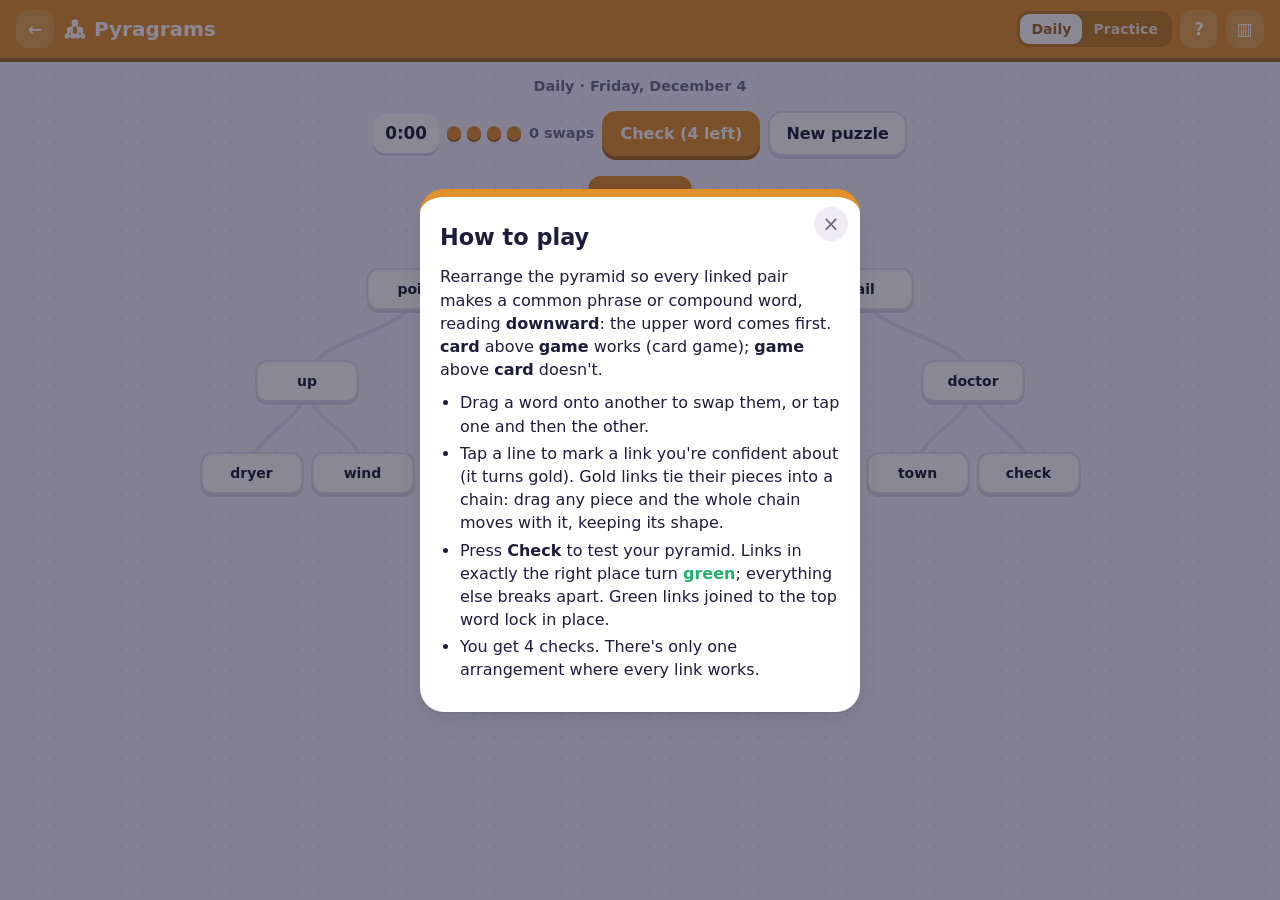
<file: games/pyragrams.html>
<!doctype html>
<html lang="en">
<head>
  <meta charset="utf-8">
  <meta name="viewport" content="width=device-width, initial-scale=1">
  <meta name="referrer" content="no-referrer">
  <title>Pyragrams · Puzzle Hub</title>
  <link rel="stylesheet" href="../css/style.css">
  <link rel="stylesheet" href="../css/pyra.css">
</head>
<body>
  <main class="game"></main>
  <script src="../js/common.js"></script>
  <script src="../js/phrases.js"></script>
  <script src="../js/pyramid.js"></script>
  <script src="../js/pyragame.js"></script>
  <script>
    PyraWords({
      id: 'pyragrams',
      graph: PYR.phraseGraph(window.PHRASES),
      downward: true,
      help: () => PZ.showModal('How to play', `
        <p>Rearrange the pyramid so every linked pair makes a common phrase or compound word, reading <b>downward</b>: the upper word comes first. <b>card</b> above <b>game</b> works (card game); <b>game</b> above <b>card</b> doesn't.</p>
        <ul><li>Drag a word onto another to swap them, or tap one and then the other.</li>
        <li>Tap a line to mark a link you're confident about (it turns gold). Gold links tie their pieces into a chain: drag any piece and the whole chain moves with it, keeping its shape.</li>
        <li>Press <b>Check</b> to test your pyramid. Links in exactly the right place turn <b style="color:var(--correct)">green</b>; everything else breaks apart. Green links joined to the top word lock in place.</li>
        <li>You get 4 checks. There's only one arrangement where every link works.</li></ul>`),
    });
  </script>
</body>
</html>
</file>
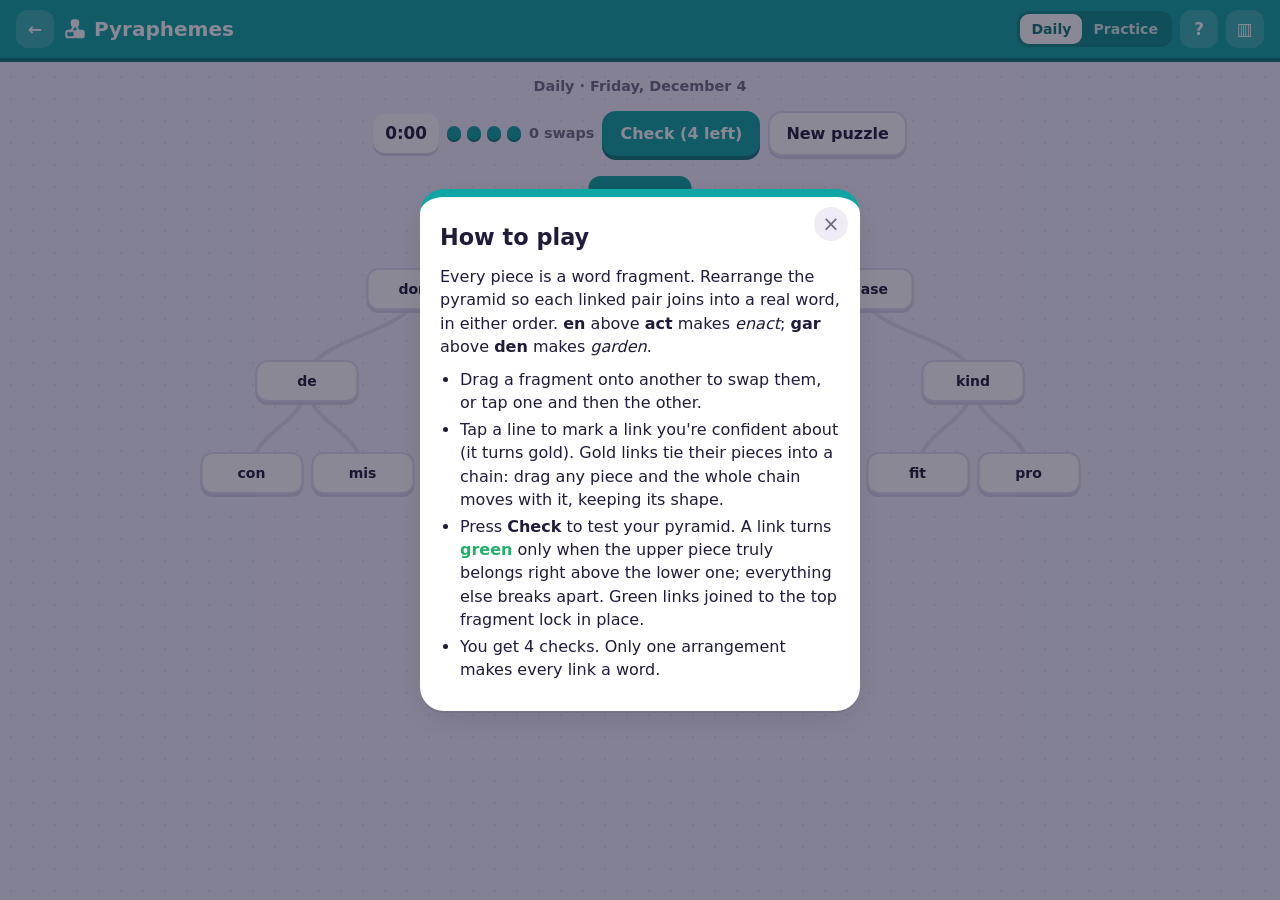
<file: games/pyraphemes.html>
<!doctype html>
<html lang="en">
<head>
  <meta charset="utf-8">
  <meta name="viewport" content="width=device-width, initial-scale=1">
  <meta name="referrer" content="no-referrer">
  <title>Pyraphemes · Puzzle Hub</title>
  <link rel="stylesheet" href="../css/style.css">
  <link rel="stylesheet" href="../css/pyra.css">
</head>
<body>
  <main class="game"></main>
  <script src="../js/common.js"></script>
  <script src="../js/fragments.js"></script>
  <script src="../js/pyramid.js"></script>
  <script src="../js/pyragame.js"></script>
  <script>
    PyraWords({
      id: 'pyraphemes',
      graph: PYR.fragmentGraph(window.FRAGMENTS),
      help: () => PZ.showModal('How to play', `
        <p>Every piece is a word fragment. Rearrange the pyramid so each linked pair joins into a real word, in either order. <b>en</b> above <b>act</b> makes <i>enact</i>; <b>gar</b> above <b>den</b> makes <i>garden</i>.</p>
        <ul><li>Drag a fragment onto another to swap them, or tap one and then the other.</li>
        <li>Tap a line to mark a link you're confident about (it turns gold). Gold links tie their pieces into a chain: drag any piece and the whole chain moves with it, keeping its shape.</li>
        <li>Press <b>Check</b> to test your pyramid. A link turns <b style="color:var(--correct)">green</b> only when the upper piece truly belongs right above the lower one; everything else breaks apart. Green links joined to the top fragment lock in place.</li>
        <li>You get 4 checks. Only one arrangement makes every link a word.</li></ul>`),
    });
  </script>
</body>
</html>
</file>
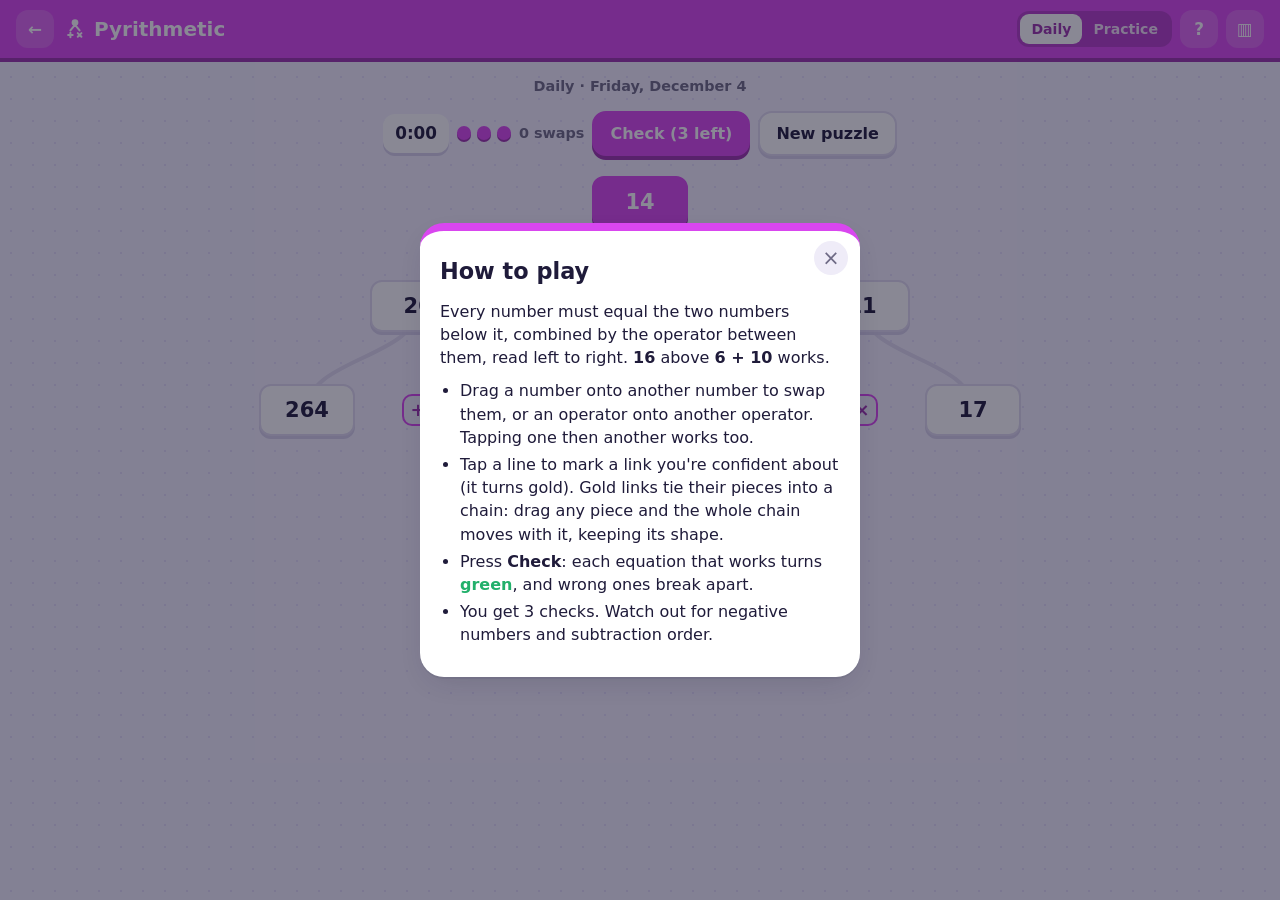
<file: games/pyrithmetic.html>
<!doctype html>
<html lang="en">
<head>
  <meta charset="utf-8">
  <meta name="viewport" content="width=device-width, initial-scale=1">
  <meta name="referrer" content="no-referrer">
  <title>Pyrithmetic · Puzzle Hub</title>
  <link rel="stylesheet" href="../css/style.css">
  <link rel="stylesheet" href="../css/pyra.css">
</head>
<body>
  <main class="game"></main>
  <script src="../js/common.js"></script>
  <script src="../js/pyragame.js"></script>
  <script>
    // Each number equals the two numbers below it combined by the operator between them.
    const OPS = {
      add: { sym: '+', f: (a, b) => a + b, comm: true },
      sub: { sym: '−', f: (a, b) => a - b, comm: false },
      mul: { sym: '×', f: (a, b) => a * b, comm: true },
    };
    const fmt = (n) => (n < 0 ? `−${-n}` : String(n));

    // Values by position (0 top, 1-2 middle, 3-6 bottom) and operator types for positions 0-2.
    function valid(vals, types) {
      for (let p = 0; p < 3; p++) if (OPS[types[p]].f(vals[2 * p + 1], vals[2 * p + 2]) !== vals[p]) return false;
      return true;
    }
    // Same equations regardless of which side of a + or × each number sits on.
    function canonical(vals, types) {
      return [0, 1, 2].map((p) => {
        let l = vals[2 * p + 1], r = vals[2 * p + 2];
        if (OPS[types[p]].comm && l > r) [l, r] = [r, l];
        return `${vals[p]}=${l}${types[p]}${r}`;
      }).sort().join(';');
    }
    function permutations(arr) {
      if (arr.length <= 1) return [arr];
      return arr.flatMap((x, i) => permutations([...arr.slice(0, i), ...arr.slice(i + 1)]).map((p) => [x, ...p]));
    }
    // True if every arrangement that works is the intended one, up to swapping + and × sides.
    function unique(vals, types) {
      const target = canonical(vals, types), opPerms = [...new Set(permutations(types).map((t) => t.join(',')))].map((s) => s.split(','));
      for (const v of permutations(vals)) for (const t of opPerms) if (valid(v, t) && canonical(v, t) !== target) return false;
      return true;
    }

    PyraGame({
      id: 'pyrithmetic', checks: 3, levels: 3, big: true,
      help: () => PZ.showModal('How to play', `
        <p>Every number must equal the two numbers below it, combined by the operator between them, read left to right. <b>16</b> above <b>6 + 10</b> works.</p>
        <ul><li>Drag a number onto another number to swap them, or an operator onto another operator. Tapping one then another works too.</li>
        <li>Tap a line to mark a link you're confident about (it turns gold). Gold links tie their pieces into a chain: drag any piece and the whole chain moves with it, keeping its shape.</li>
        <li>Press <b>Check</b>: each equation that works turns <b style="color:var(--correct)">green</b>, and wrong ones break apart.</li>
        <li>You get 3 checks. Watch out for negative numbers and subtraction order.</li></ul>`),
      create(rand) {
        for (;;) {
          const leaves = [...Array(4)].map(() => (rand.int(20) + 1) * (rand() < 0.35 ? -1 : 1));
          const types = [0, 1, 2].map(() => rand.pick(['add', 'sub', 'mul']));
          if (new Set(types).size === 1) continue;
          const vals = [0, 0, 0, ...leaves];
          for (let p = 2; p >= 0; p--) vals[p] = OPS[types[p]].f(vals[2 * p + 1], vals[2 * p + 2]);
          if (vals.some((v) => Math.abs(v) > 300) || new Set(vals).size < 7 || !unique(vals, types)) continue;
          const solution = vals.map((_, i) => `n${i}`), solOps = types.map((_, p) => `o${p}`);
          const puzzle = {
            solution, solOps, vals: Object.fromEntries(vals.map((v, i) => [`n${i}`, v])), types: Object.fromEntries(types.map((t, p) => [`o${p}`, t])),
            labels: Object.fromEntries(vals.map((v, i) => [`n${i}`, fmt(v)])), opLabels: Object.fromEntries(types.map((t, p) => [`o${p}`, OPS[t].sym])),
          };
          // Start from a shuffle where no equation already works.
          let order, ops;
          for (let t = 0; t < 50; t++) {
            order = rand.shuffle(solution.slice());
            ops = rand.shuffle(solOps.slice());
            const v = order.map((id) => puzzle.vals[id]), ty = ops.map((id) => puzzle.types[id]);
            if ([0, 1, 2].every((p) => OPS[ty[p]].f(v[2 * p + 1], v[2 * p + 2]) !== v[p])) break;
          }
          return { puzzle, order, ops };
        }
      },
      judge(P, order, ops, i) {
        const p = (i - 1) >> 1, l = 2 * p + 1, r = 2 * p + 2;
        const key = `${order[p]}|${order[l]}|${ops[p]}|${order[r]}`;
        return { key, ok: OPS[P.types[ops[p]]].f(P.vals[order[l]], P.vals[order[r]]) === P.vals[order[p]] };
      },
      reveal: (P) => [0, 1, 2].map((p) => {
        const v = (i) => P.vals[P.solution[i]], r = v(2 * p + 2);
        return `${fmt(v(2 * p + 1))} ${P.opLabels[P.solOps[p]]} ${r < 0 ? `(${fmt(r)})` : fmt(r)} = ${fmt(v(p))}`;
      }),
    });
  </script>
</body>
</html>
</file>
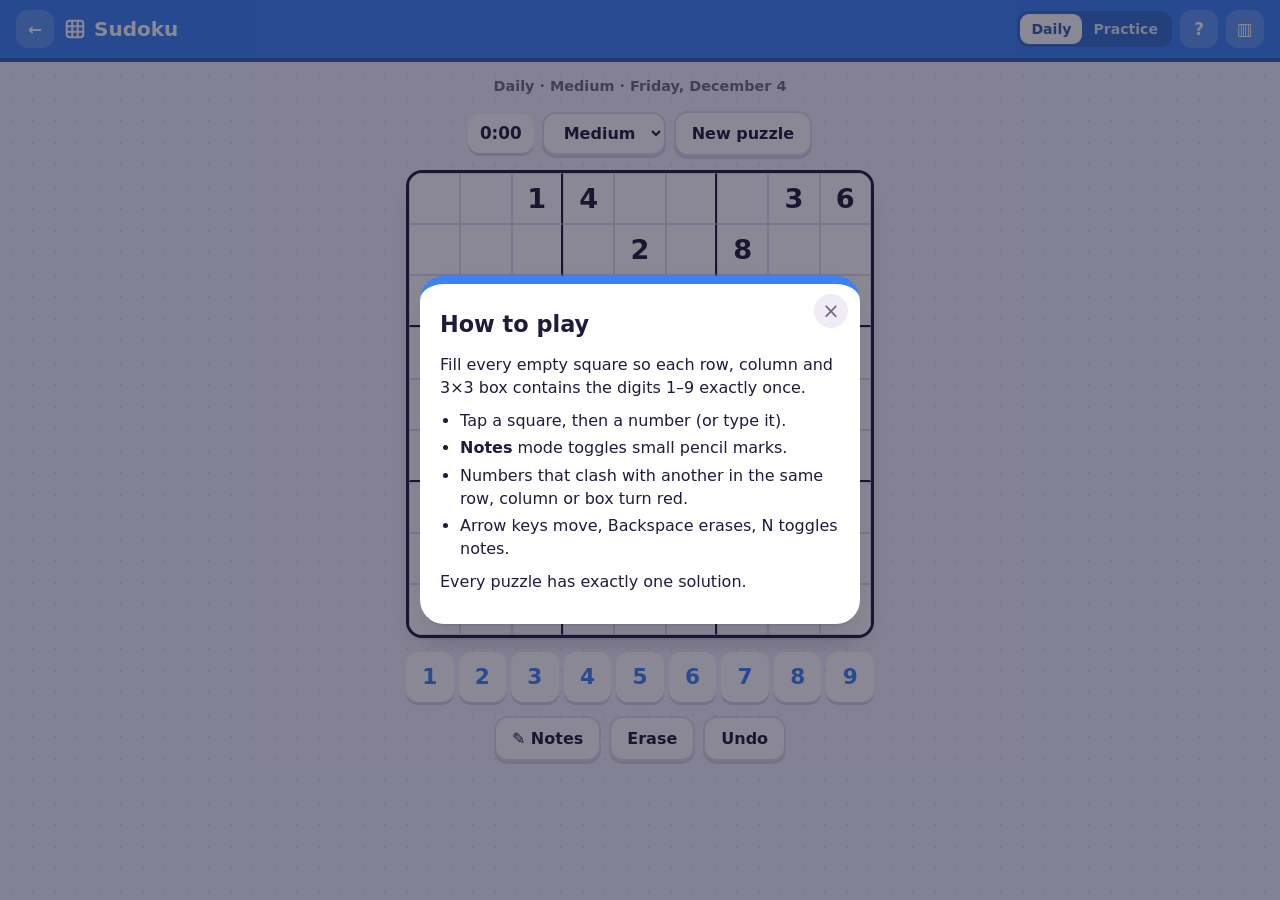
<file: games/sudoku.html>
<!doctype html>
<html lang="en">
<head>
  <meta charset="utf-8">
  <meta name="viewport" content="width=device-width, initial-scale=1">
  <meta name="referrer" content="no-referrer">
  <title>Sudoku · Puzzle Hub</title>
  <link rel="stylesheet" href="../css/style.css">
  <style>
    .sgrid { display: grid; grid-template-columns: repeat(9, 1fr); width: min(100%, 468px); aspect-ratio: 1; border: 3px solid var(--text); border-radius: 16px; overflow: hidden; background: var(--surface); user-select: none; box-shadow: var(--shadow); }
    .sc { border: 1px solid var(--border); display: grid; place-items: center; font-size: clamp(1.1rem, 5.5vw, 1.7rem); cursor: pointer; position: relative; color: var(--accent); font-weight: 600; }
    .sc.given { color: var(--text); font-weight: 700; }
    .sc:nth-child(9n+3), .sc:nth-child(9n+6) { border-right: 2px solid var(--text); }
    .sc:nth-child(n+19):nth-child(-n+27), .sc:nth-child(n+46):nth-child(-n+54) { border-bottom: 2px solid var(--text); }
    .sc.peer { background: var(--surface-2); }
    .sc.same { background: var(--cell-shade); }
    .sc.sel { background: var(--game); color: #fff; }
    .sc.bad { color: var(--danger); }
    .sc.sel.bad { color: #fff; text-decoration: underline; }
    .notes { position: absolute; inset: 1px; display: grid; grid-template-columns: repeat(3, 1fr); font-size: clamp(.5rem, 2.2vw, .7rem); color: var(--muted); font-weight: 500; }
    .notes span { display: grid; place-items: center; }
    .sc.sel .notes { color: var(--accent-text); }
    .pad { display: grid; grid-template-columns: repeat(9, 1fr); gap: 5px; width: min(100%, 468px); }
    .pad button { height: 50px; font-size: 1.35rem; font-weight: 900; border-radius: 12px; border: 0; background: var(--surface); color: var(--game); cursor: pointer; box-shadow: 0 3px 0 var(--raise); }
    .pad button:active { transform: translateY(2px); box-shadow: 0 1px 0 var(--raise); }
    .pad button.spent { opacity: .3; }
  </style>
</head>
<body>
  <main class="game">
    <p class="subline" id="sub"></p>
    <div class="toolbar">
      <span class="timer" id="timer">0:00</span>
      <select class="btn" id="diff" hidden aria-label="Difficulty">
        <option value="easy">Easy</option><option value="medium" selected>Medium</option><option value="hard">Hard</option>
      </select>
      <button class="btn" id="newBtn" hidden>New puzzle</button>
    </div>
    <div class="sgrid" id="grid"></div>
    <div class="pad" id="pad"></div>
    <div class="toolbar">
      <button class="btn" id="notesBtn">✎ Notes</button>
      <button class="btn" id="eraseBtn">Erase</button>
      <button class="btn" id="undoBtn">Undo</button>
    </div>
    <div class="toolbar" id="after"></div>
  </main>
  <script src="../js/common.js"></script>
  <script>
    const GAME = 'sudoku';
    const help = () => PZ.showModal('How to play', `
      <p>Fill every empty square so each row, column and 3×3 box contains the digits 1–9 exactly once.</p>
      <ul><li>Tap a square, then a number (or type it).</li>
      <li><b>Notes</b> mode toggles small pencil marks.</li>
      <li>Numbers that clash with another in the same row, column or box turn red.</li>
      <li>Arrow keys move, Backspace erases, N toggles notes.</li></ul>
      <p>Every puzzle has exactly one solution.</p>`);
    PZ.header(GAME, { onHelp: help });

    // ---------- generator ----------
    const ROW = (i) => Math.floor(i / 9), COL = (i) => i % 9, BOX = (i) => Math.floor(ROW(i) / 3) * 3 + Math.floor(COL(i) / 3);
    const PEERS = [...Array(81)].map((_, i) => [...Array(81).keys()].filter((j) => j !== i && (ROW(j) === ROW(i) || COL(j) === COL(i) || BOX(j) === BOX(i))));

    // Counts solutions up to `limit` (bitmask backtracking, most-constrained cell first).
    function countSolutions(cells, limit = 2, rand = null) {
      const g = cells.slice();
      let count = 0, solution = null;
      const cand = (i) => { let m = 0x3fe; for (const p of PEERS[i]) m &= ~(1 << g[p]); return m; };
      (function solve() {
        let best = -1, bestMask = 0, bestN = 10;
        for (let i = 0; i < 81; i++) {
          if (g[i]) continue;
          const m = cand(i);
          let n = 0; for (let b = m; b; b &= b - 1) n++;
          if (n < bestN) { best = i; bestMask = m; bestN = n; if (n <= 1) break; }
        }
        if (best === -1) { count++; solution = solution || g.slice(); return; }
        const digits = [];
        for (let d = 1; d <= 9; d++) if (bestMask & (1 << d)) digits.push(d);
        if (rand) rand.shuffle(digits);
        for (const d of digits) {
          g[best] = d;
          solve();
          if (count >= limit) return;
        }
        g[best] = 0;
      })();
      return { count, solution };
    }

    const CLUES = { easy: 40, medium: 32, hard: 25 };
    function generate(rand, difficulty) {
      const full = countSolutions(Array(81).fill(0), 1, rand).solution;
      const puzzle = full.slice();
      for (const i of rand.shuffle([...Array(81).keys()])) {
        if (puzzle.filter(Boolean).length <= CLUES[difficulty]) break;
        const keep = puzzle[i];
        puzzle[i] = 0;
        if (countSolutions(puzzle).count !== 1) puzzle[i] = keep;
      }
      return { puzzle, solution: full };
    }

    // ---------- state & UI ----------
    const today = PZ.todayKey();
    const gridEl = document.getElementById('grid'), padEl = document.getElementById('pad');
    const timer = PZ.stopwatch(document.getElementById('timer'));
    let puzzle, solution, values, notes, history, sel = -1, notesMode = false, over = false, clock;

    const cells = [...Array(81)].map((_, i) => {
      const c = PZ.el('div', { class: 'sc', onclick: () => { sel = i; render(); } });
      gridEl.append(c);
      return c;
    });
    for (let d = 1; d <= 9; d++) padEl.append(PZ.el('button', { onclick: () => input(d) }, String(d)));

    function persist() {
      if (!PZ.isPractice && !over) PZ.saveDailyState(GAME, today, { values, notes, elapsed: timer.seconds });
    }

    function render() {
      const conflict = (i) => values[i] && PEERS[i].some((p) => values[p] === values[i]);
      cells.forEach((c, i) => {
        const v = values[i];
        const peer = sel >= 0 && PEERS[sel].includes(i);
        const same = sel >= 0 && values[sel] && v === values[sel];
        c.className = 'sc' + (puzzle[i] ? ' given' : '') + (i === sel ? ' sel' : same ? ' same' : peer ? ' peer' : '') + (conflict(i) && !puzzle[i] ? ' bad' : '');
        if (v) c.textContent = v;
        else if (notes[i].length) c.replaceChildren(PZ.el('div', { class: 'notes' }, [...Array(9)].map((_, k) => PZ.el('span', {}, notes[i].includes(k + 1) ? String(k + 1) : ''))));
        else c.textContent = '';
      });
      const counts = Array(10).fill(0);
      values.forEach((v) => counts[v]++);
      [...padEl.children].forEach((b, k) => b.classList.toggle('spent', counts[k + 1] >= 9));
      document.getElementById('notesBtn').classList.toggle('on', notesMode);
    }

    function input(d) {
      if (over || sel < 0 || puzzle[sel]) return;
      history.push({ i: sel, v: values[sel], n: notes[sel].slice() });
      if (notesMode && d) {
        if (values[sel]) return render();
        notes[sel] = notes[sel].includes(d) ? notes[sel].filter((x) => x !== d) : [...notes[sel], d].sort();
      } else {
        values[sel] = values[sel] === d ? 0 : d;
        notes[sel] = [];
        // Placing a digit clears that digit from peer notes.
        if (d) for (const p of PEERS[sel]) notes[p] = notes[p].filter((x) => x !== d);
      }
      timer.start();
      render();
      persist();
      if (values.every((v, i) => v === solution[i])) finish(true);
    }
    const erase = () => { if (sel >= 0 && !puzzle[sel]) { history.push({ i: sel, v: values[sel], n: notes[sel].slice() }); values[sel] = 0; notes[sel] = []; render(); persist(); } };
    function undo() {
      const h = history.pop();
      if (!h || over) return;
      values[h.i] = h.v; notes[h.i] = h.n; sel = h.i;
      render(); persist();
    }

    document.getElementById('notesBtn').onclick = () => { notesMode = !notesMode; render(); };
    document.getElementById('eraseBtn').onclick = erase;
    document.getElementById('undoBtn').onclick = undo;
    document.addEventListener('keydown', (e) => {
      if (document.querySelector('.modal-backdrop') || e.metaKey || e.ctrlKey) return;
      const moves = { ArrowUp: -9, ArrowDown: 9, ArrowLeft: -1, ArrowRight: 1 };
      if (moves[e.key] != null) { sel = sel < 0 ? 0 : (sel + moves[e.key] + 81) % 81; render(); e.preventDefault(); }
      else if (/^[1-9]$/.test(e.key)) input(Number(e.key));
      else if (e.key === 'Backspace' || e.key === 'Delete' || e.key === '0') erase();
      else if (e.key.toLowerCase() === 'n') { notesMode = !notesMode; render(); }
      else if (e.key.toLowerCase() === 'z') undo();
    });

    function finish(fresh) {
      over = true;
      timer.stop();
      sel = -1;
      render();
      if (!PZ.isPractice && fresh) PZ.recordDaily(GAME, today, true, timer.seconds);
      if (!PZ.isPractice) PZ.saveDailyState(GAME, today, { values, notes, elapsed: timer.seconds, done: true });
      document.getElementById('after').replaceChildren(PZ.el('span', { class: 'done-banner' }, `Solved in ${PZ.formatTime(timer.seconds)}`));
      if (fresh) PZ.confetti();
      if (fresh && !PZ.isPractice) setTimeout(() => PZ.showModal('Solved!', PZ.statsPanel(GAME)), 900);
    }

    function start(gen, saved) {
      ({ puzzle, solution } = gen);
      values = saved?.values || puzzle.slice();
      notes = saved?.notes || [...Array(81)].map(() => []);
      history = []; sel = -1; over = false;
      timer.reset();
      document.getElementById('after').replaceChildren();
      if (saved?.elapsed) timer.set(saved.elapsed);
      render();
    }

    if (PZ.isPractice) {
      document.getElementById('sub').textContent = 'Practice: endless puzzles, no effect on stats';
      const diff = document.getElementById('diff'), btn = document.getElementById('newBtn');
      diff.hidden = btn.hidden = false;
      diff.value = PZ.load('sudoku:diff', 'medium');
      const fresh = () => { PZ.save('sudoku:diff', diff.value); start(generate(PZ.rng(Math.random() * 2 ** 32), diff.value)); };
      btn.onclick = fresh;
      diff.onchange = fresh;
      fresh();
    } else {
      document.getElementById('sub').textContent = `Daily · Medium · ${PZ.prettyDate(today)}`;
      const saved = PZ.dailyState(GAME, today);
      start(generate(PZ.rng(PZ.hash(`${GAME}-${today}`)), 'medium'), saved);
      if (saved?.done) finish(false);
      else if (!PZ.getStats(GAME).played && !saved) help();
    }
    window.addEventListener('pagehide', persist);
  </script>
</body>
</html>
</file>
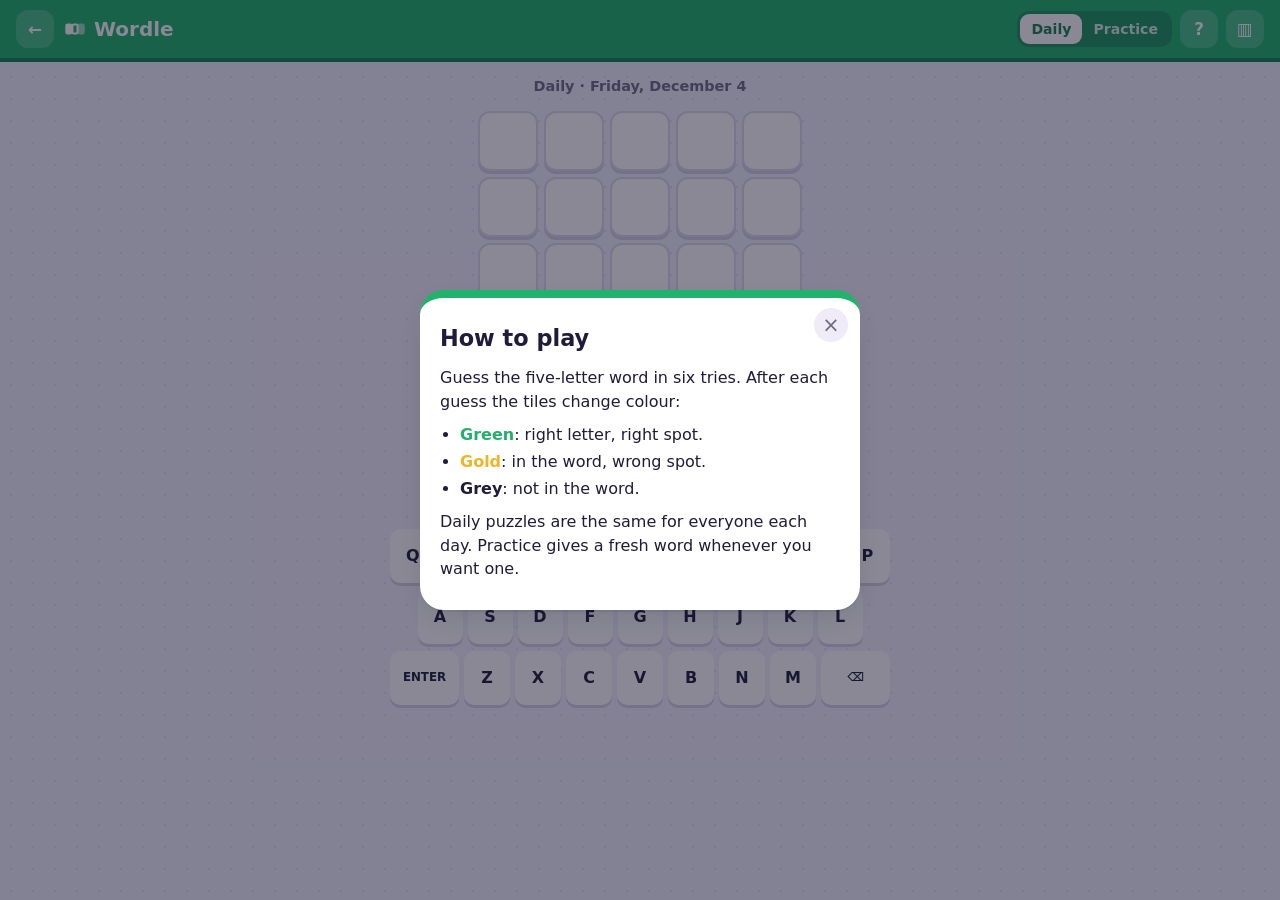
<file: games/wordle.html>
<!doctype html>
<html lang="en">
<head>
  <meta charset="utf-8">
  <meta name="viewport" content="width=device-width, initial-scale=1">
  <meta name="referrer" content="no-referrer">
  <title>Wordle · Puzzle Hub</title>
  <link rel="stylesheet" href="../css/style.css">
</head>
<body>
  <main class="game">
    <p class="subline" id="sub"></p>
    <div class="board" id="board"></div>
    <div class="toolbar" id="after"></div>
    <div id="kb"></div>
  </main>
  <script src="../js/common.js"></script>
  <script src="../js/words.js"></script>
  <script src="../js/wordgame.js"></script>
  <script>
    const GAME = 'wordle', MAX = 6;
    const help = () => PZ.showModal('How to play', `
      <p>Guess the five-letter word in six tries. After each guess the tiles change colour:</p>
      <ul><li><b style="color:var(--correct)">Green</b>: right letter, right spot.</li>
      <li><b style="color:var(--present)">Gold</b>: in the word, wrong spot.</li>
      <li><b>Grey</b>: not in the word.</li></ul>
      <p>Daily puzzles are the same for everyone each day. Practice gives a fresh word whenever you want one.</p>`);
    PZ.header(GAME, { onHelp: help });

    const today = PZ.todayKey();
    let answer, guesses, current = '', over = false, revealing = -1;

    function score(guess, target) {
      const res = Array(5).fill('absent'), left = {};
      for (let i = 0; i < 5; i++) {
        if (guess[i] === target[i]) res[i] = 'correct';
        else left[target[i]] = (left[target[i]] || 0) + 1;
      }
      for (let i = 0; i < 5; i++) {
        if (res[i] !== 'correct' && left[guess[i]]) { res[i] = 'present'; left[guess[i]]--; }
      }
      return res;
    }

    const boardEl = document.getElementById('board');
    const rows = [...Array(MAX)].map(() => {
      const r = PZ.el('div', { class: 'row' }, [...Array(5)].map(() => PZ.el('div', { class: 'tile' })));
      boardEl.append(r);
      return r;
    });
    const kb = WG.keyboard(onKey);
    document.getElementById('kb').append(kb.node);

    function render() {
      const rank = { absent: 1, present: 2, correct: 3 }, keyState = {};
      rows.forEach((row, i) => {
        const word = i < guesses.length ? guesses[i] : i === guesses.length ? current : '';
        // The row being revealed gets its colours from reveal(), tile by tile.
        const marks = i < guesses.length && i !== revealing ? score(guesses[i], answer) : null;
        [...row.children].forEach((tile, j) => {
          tile.textContent = word[j] || '';
          tile.className = 'tile' + (word[j] ? ' filled' : '') + (marks ? ` ${marks[j]}` : '');
          if (marks && (rank[marks[j]] > (rank[keyState[word[j]]] || 0))) keyState[word[j]] = marks[j];
        });
      });
      for (const [k, b] of Object.entries(kb.keys)) b.className = b.className.replace(/ (correct|present|absent)/g, '') + (keyState[k] ? ` ${keyState[k]}` : '');
    }

    function persist() {
      if (!PZ.isPractice) PZ.saveDailyState(GAME, today, { guesses });
    }

    function shareText() {
      const won = guesses[guesses.length - 1] === answer;
      const grid = guesses.map((g) => score(g, answer).map((m) => ({ correct: '🟩', present: '🟨', absent: '⬜' })[m]).join('')).join('\n');
      return `Wordle ${PZ.isPractice ? '(practice)' : today} ${won ? guesses.length : 'X'}/${MAX}\n${grid}`;
    }

    function finish(animate) {
      over = true;
      const won = guesses[guesses.length - 1] === answer;
      if (!PZ.isPractice) PZ.recordDaily(GAME, today, won, won ? guesses.length : null);
      if (won && animate) { rows[guesses.length - 1].classList.add('win'); PZ.confetti(); }
      const after = document.getElementById('after');
      after.replaceChildren(
        PZ.el('span', { class: `done-banner${won ? '' : ' lost'}` }, won ? `Solved in ${guesses.length}` : `The word was ${answer.toUpperCase()}`),
        PZ.el('button', { class: 'btn', onclick: () => WG.copy(shareText()) }, 'Copy result'),
        PZ.isPractice ? PZ.el('button', { class: 'btn primary', onclick: newGame }, 'New word') : '');
      if (animate) setTimeout(() => PZ.showModal(won ? 'Solved!' : 'Out of guesses',
        PZ.el('div', {}, PZ.el('p', {}, won ? `You got it in ${guesses.length}.` : `The word was ${answer.toUpperCase()}.`),
          PZ.isPractice ? null : PZ.statsPanel(GAME))), won ? 1100 : 400);
    }

    // Flip each tile of the newest row in turn, colouring it at the half-way point.
    function reveal(i) {
      revealing = i;
      render();
      const marks = score(guesses[i], answer), tiles = [...rows[i].children], STEP = 260;
      tiles.forEach((t, j) => {
        setTimeout(() => t.classList.add('flip'), j * STEP);
        setTimeout(() => t.classList.add(marks[j]), j * STEP + 250);
      });
      return new Promise((done) => setTimeout(() => { revealing = -1; render(); done(); }, 4 * STEP + 520));
    }

    function onKey(k) {
      if (over || revealing >= 0) return;
      if (k === 'back') current = current.slice(0, -1);
      else if (k === 'enter') {
        if (current.length < 5) return reject('Not enough letters');
        if (!WG.isWord(current)) return reject('Not in word list');
        guesses.push(current);
        current = '';
        persist();
        reveal(guesses.length - 1).then(() => {
          if (guesses[guesses.length - 1] === answer || guesses.length === MAX) finish(true);
        });
        return;
      } else if (current.length < 5) current += k;
      render();
    }
    function reject(msg) {
      PZ.toast(msg);
      const row = rows[guesses.length];
      row.classList.remove('shake');
      void row.offsetWidth;
      row.classList.add('shake');
    }

    function newGame() {
      answer = WG.randomAnswer();
      guesses = [];
      current = '';
      over = false;
      rows.forEach((r) => r.classList.remove('win'));
      document.getElementById('after').replaceChildren();
      render();
    }

    if (PZ.isPractice) {
      document.getElementById('sub').textContent = 'Practice: unlimited words, no effect on stats';
      newGame();
    } else {
      document.getElementById('sub').textContent = `Daily · ${PZ.prettyDate(today)}`;
      answer = WG.dailyAnswer(GAME, today);
      guesses = PZ.dailyState(GAME, today)?.guesses || [];
      render();
      if (guesses.length && (guesses[guesses.length - 1] === answer || guesses.length === MAX)) finish(false);
      else if (!PZ.getStats(GAME).played) help();
    }
  </script>
</body>
</html>
</file>
<file: css/style.css>
/* Playful theme. Each page sets --game to its own colour (see GAMES in common.js). */
:root {
  --game: #7c5cff;
  --accent-text: #ffffff;

  --bg: #f4f1ff;
  --bg-dot: #e4defa;
  --surface: #ffffff;
  --surface-2: #efecf8;
  --text: #1f1b3a;
  --muted: #6e6a85;
  --border: #e0dbf0;
  --raise: #d6d0ea;
  --correct: #22b06b;
  --present: #f0b429;
  --absent: #8d89a6;
  --danger: #ef4466;
  --focus: var(--game);
  --cell-shade: var(--game-soft);
  --radius: 18px;
  --shadow: 0 2px 0 rgba(31, 27, 58, .06), 0 10px 30px -12px rgba(31, 27, 58, .22);
  --font: ui-rounded, "SF Pro Rounded", "Nunito", "Varela Round", system-ui, -apple-system, "Segoe UI", Roboto, sans-serif;
  color-scheme: light;
}
@media (prefers-color-scheme: dark) {
  :root {
    --bg: #14122b;
    --bg-dot: #1d1a3a;
    --surface: #1f1c3d;
    --surface-2: #2a2650;
    --text: #f2f0ff;
    --muted: #a9a4c9;
    --border: #34305e;
    --raise: #100e24;
    --absent: #4a466e;
    --shadow: 0 2px 0 rgba(0, 0, 0, .25), 0 12px 30px -12px rgba(0, 0, 0, .6);
    color-scheme: dark;
  }
}

/* Shades derived from --game are re-declared wherever --game is set, so they follow it. */
:root, [style*="--game"] {
  --accent: var(--game);
  --game-dark: color-mix(in srgb, var(--game) 72%, #000);
  --game-soft: color-mix(in srgb, var(--game) 14%, var(--surface));
}

* { box-sizing: border-box; }
html, body { margin: 0; }
body {
  background: var(--bg) radial-gradient(var(--bg-dot) 1.5px, transparent 1.5px) 0 0 / 22px 22px;
  color: var(--text);
  font: 16px/1.45 var(--font);
  -webkit-tap-highlight-color: transparent;
  min-height: 100vh;
}
a { color: var(--game); }
button, select { font: inherit; color: inherit; }
:focus-visible { outline: 3px solid var(--focus); outline-offset: 2px; }

/* ---------- buttons ---------- */
.btn {
  display: inline-flex; align-items: center; justify-content: center; gap: 6px;
  border: 2px solid var(--border); background: var(--surface); color: var(--text);
  border-radius: 14px; padding: 9px 16px; cursor: pointer; font-weight: 800;
  box-shadow: 0 3px 0 var(--raise); transition: transform .08s, box-shadow .08s; text-decoration: none;
}
.btn:hover { background: var(--surface-2); }
.btn:active { transform: translateY(2px); box-shadow: 0 1px 0 var(--raise); }
.btn.primary, .btn.on {
  background: var(--game); border-color: var(--game); color: #fff; box-shadow: 0 4px 0 var(--game-dark);
}
.btn.primary:hover, .btn.on:hover { filter: brightness(1.06); background: var(--game); }
.btn.primary:active, .btn.on:active { box-shadow: 0 1px 0 var(--game-dark); }
select.btn { font-weight: 700; padding-right: 12px; }

/* ---------- game top bar ---------- */
.topbar {
  display: flex; align-items: center; gap: 8px;
  padding: 10px 16px; background: var(--game); color: #fff;
  position: sticky; top: 0; z-index: 5; box-shadow: 0 4px 0 var(--game-dark);
}
.topbar h1 { font-size: 1.25rem; margin: 0 auto 0 2px; font-weight: 900; display: flex; align-items: center; gap: 8px;
  min-width: 0; overflow: hidden; text-overflow: ellipsis; white-space: nowrap; }
.topbar h1 svg { width: 22px; height: 22px; flex-shrink: 0; }
.icon-btn {
  display: inline-grid; place-items: center; width: 38px; height: 38px; flex-shrink: 0;
  border: 0; border-radius: 12px; background: rgba(255, 255, 255, .18); color: #fff;
  text-decoration: none; cursor: pointer; font-size: 1.05rem; font-weight: 900;
}
.icon-btn:hover { background: rgba(255, 255, 255, .3); }
.mode-switch { display: flex; background: rgba(0, 0, 0, .16); border-radius: 12px; padding: 3px; flex-shrink: 0; }
.mode-switch a { padding: 5px 11px; text-decoration: none; color: rgba(255, 255, 255, .85); font-size: .88rem; font-weight: 800; border-radius: 9px; }
.mode-switch a.active { background: #fff; color: var(--game-dark); }
@media (prefers-color-scheme: dark) { .mode-switch a.active { color: var(--game); background: var(--bg); } }

main.game { max-width: 640px; margin: 0 auto; padding: 18px 16px 32px; display: flex; flex-direction: column; align-items: center; gap: 14px; }
.subline { color: var(--muted); font-size: .9rem; font-weight: 700; text-align: center; margin: 0; }
.toolbar { display: flex; flex-wrap: wrap; gap: 8px; justify-content: center; align-items: center; }

/* ---------- modal & toast ---------- */
.modal-backdrop { position: fixed; inset: 0; background: rgba(20, 18, 43, .5); display: grid; place-items: center; padding: 16px; z-index: 50; animation: fade .2s ease; }
.modal { background: var(--surface); border-radius: 24px; padding: 24px 20px 20px; width: min(440px, 100%); max-height: 90vh; overflow: auto; position: relative;
  box-shadow: var(--shadow); border-top: 8px solid var(--game); animation: pop-in .35s cubic-bezier(.2, 1.4, .4, 1); }
.modal h2 { margin: 0 0 12px; font-size: 1.4rem; font-weight: 900; }
.modal-close { position: absolute; top: 10px; right: 12px; border: 0; background: var(--surface-2); width: 34px; height: 34px; border-radius: 50%; font-size: 1.3rem; cursor: pointer; color: var(--muted); }
.modal-body p { margin: 0 0 10px; }
.modal-body ul { padding-left: 20px; margin: 0 0 10px; }
.modal-body li { margin-bottom: 4px; }
.modal-actions { display: flex; gap: 8px; justify-content: center; margin-top: 16px; flex-wrap: wrap; }
.stats-grid { display: grid; grid-template-columns: repeat(auto-fit, minmax(74px, 1fr)); gap: 8px; }
.stat { background: var(--game-soft); border-radius: 14px; padding: 12px 4px; text-align: center; }
.stat strong { display: block; font-size: 1.5rem; font-weight: 900; color: var(--game); }
.stat span { font-size: .74rem; color: var(--muted); font-weight: 700; }
.toasts { position: fixed; top: 76px; left: 50%; transform: translateX(-50%); display: grid; gap: 6px; z-index: 60; pointer-events: none; }
.toast { background: var(--text); color: var(--bg); padding: 9px 16px; border-radius: 12px; font-weight: 800; font-size: .92rem; animation: pop-in .25s ease; }
@keyframes fade { from { opacity: 0; } }
@keyframes pop-in { from { transform: scale(.85); opacity: 0; } }

/* ---------- hub ---------- */
.hub { max-width: 900px; margin: 0 auto; padding: 28px 16px 48px; }
.hub-head { display: flex; align-items: center; gap: 14px; flex-wrap: wrap; }
.logo { width: 56px; height: 56px; border-radius: 18px; background: var(--game); display: grid; place-items: center; font-size: 1.9rem;
  box-shadow: 0 4px 0 var(--game-dark); transform: rotate(-6deg); }
.hub-head h1 { margin: 0; font-size: 2rem; font-weight: 900; letter-spacing: -.02em; line-height: 1.1; }
.hub-head p { margin: 2px 0 0; color: var(--muted); font-weight: 700; }
.streak-chip { margin-left: auto; background: var(--surface); border: 2px solid var(--border); border-radius: 99px; padding: 6px 14px; font-weight: 900; box-shadow: 0 3px 0 var(--raise); }
.today { margin: 22px 0 18px; background: var(--surface); border-radius: var(--radius); padding: 16px 18px; box-shadow: var(--shadow); }
.today-top { display: flex; flex-wrap: wrap; justify-content: space-between; align-items: baseline; gap: 2px 12px; margin-bottom: 10px; }
.today-top strong { font-size: 1.1rem; font-weight: 900; }
.today-top span { color: var(--muted); font-weight: 700; font-size: .9rem; }
.segments { display: flex; gap: 6px; }
.segments span { flex: 1; height: 12px; border-radius: 99px; background: var(--surface-2); transition: background .3s; }
.cards { display: grid; grid-template-columns: repeat(auto-fill, minmax(260px, 1fr)); gap: 16px; }
.card {
  background: var(--surface); border-radius: var(--radius); padding: 18px; display: flex; flex-direction: column; gap: 8px;
  box-shadow: var(--shadow); border-bottom: 5px solid var(--game); transition: transform .15s ease;
}
.card:hover { transform: translateY(-3px) rotate(-.4deg); }
.card-top { display: flex; align-items: center; gap: 12px; }
.game-icon { width: 48px; height: 48px; border-radius: 15px; background: var(--game); color: #fff; display: grid; place-items: center; box-shadow: 0 3px 0 var(--game-dark); flex-shrink: 0; }
.game-icon svg { width: 28px; height: 28px; }
.card h2 { margin: 0; font-size: 1.25rem; font-weight: 900; }
.card p { margin: 0; color: var(--muted); font-size: .93rem; flex: 1; }
.badge { font-size: .74rem; font-weight: 900; padding: 4px 10px; border-radius: 99px; background: var(--surface-2); color: var(--muted); margin-left: auto; white-space: nowrap; }
.badge.done { background: var(--correct); color: #fff; }
.badge.lost { background: var(--danger); color: #fff; }
.badge.going { background: var(--present); color: #3a2a00; }
.card-meta { font-size: .84rem; color: var(--muted); font-weight: 700; }
.card-actions { display: flex; gap: 8px; margin-top: 6px; }
.card-actions .btn { flex: 1; }
.hub-foot { margin-top: 32px; color: var(--muted); font-size: .85rem; text-align: center; font-weight: 600; }

/* ---------- word games ---------- */
.board { display: grid; gap: 6px; }
.row { display: grid; grid-template-columns: repeat(5, 1fr); gap: 6px; }
.tile {
  width: clamp(38px, 14vw, 60px); aspect-ratio: 1; display: grid; place-items: center; border-radius: 12px;
  border: 2px solid var(--border); font-size: 1.85rem; font-weight: 900; text-transform: uppercase;
  background: var(--surface); user-select: none; box-shadow: 0 3px 0 var(--raise);
}
.tile.filled { border-color: var(--muted); animation: pop .12s ease; }
.tile.correct, .tile.present, .tile.absent { color: #fff; border-color: transparent; animation: none; }
.tile.correct { background: var(--correct); box-shadow: 0 3px 0 color-mix(in srgb, var(--correct) 70%, #000); }
.tile.present { background: var(--present); box-shadow: 0 3px 0 color-mix(in srgb, var(--present) 70%, #000); }
.tile.absent { background: var(--absent); box-shadow: 0 3px 0 color-mix(in srgb, var(--absent) 70%, #000); }
.tile.flip { animation: flip .5s ease both; }
.row.shake { animation: shake .35s; }
.row.win .tile { animation: hop .5s ease both; }
.row.win .tile:nth-child(2) { animation-delay: .08s; } .row.win .tile:nth-child(3) { animation-delay: .16s; }
.row.win .tile:nth-child(4) { animation-delay: .24s; } .row.win .tile:nth-child(5) { animation-delay: .32s; }
@keyframes pop { 50% { transform: scale(1.12); } }
@keyframes flip { 0% { transform: rotateX(0); } 50% { transform: rotateX(90deg); } 100% { transform: rotateX(0); } }
@keyframes hop { 40% { transform: translateY(-14px); } 70% { transform: translateY(2px); } }
@keyframes shake { 20%, 60% { transform: translateX(-7px); } 40%, 80% { transform: translateX(7px); } }

#kb { width: 100%; display: flex; justify-content: center; }
.keyboard { width: 100%; max-width: 500px; display: grid; gap: 7px; user-select: none; }
.kb-row { display: flex; gap: 5px; justify-content: center; }
.key {
  flex: 1; min-width: 0; height: 54px; border: 0; border-radius: 10px; background: var(--surface);
  font-weight: 900; text-transform: uppercase; cursor: pointer; font-size: 1rem; padding: 0;
  box-shadow: 0 3px 0 var(--raise); transition: transform .06s, box-shadow .06s;
}
.key:active { transform: translateY(2px); box-shadow: 0 1px 0 var(--raise); }
.key.wide { flex: 1.5; font-size: .74rem; }
.key.correct { background: var(--correct); color: #fff; box-shadow: 0 3px 0 color-mix(in srgb, var(--correct) 70%, #000); }
.key.present { background: var(--present); color: #fff; box-shadow: 0 3px 0 color-mix(in srgb, var(--present) 70%, #000); }
.key.absent { background: var(--absent); color: #fff; opacity: .6; box-shadow: none; }
.key.dim { opacity: .28; }
.spacer { flex: .5; }

/* ---------- grid puzzles ---------- */
.timer, .counter { font-variant-numeric: tabular-nums; font-weight: 900; font-size: 1.05rem; background: var(--surface); border-radius: 12px; padding: 7px 12px; box-shadow: 0 3px 0 var(--raise); }
.done-banner { background: var(--correct); color: #fff; border-radius: 14px; padding: 9px 16px; font-weight: 900; text-align: center; box-shadow: 0 4px 0 color-mix(in srgb, var(--correct) 70%, #000); animation: pop-in .35s cubic-bezier(.2, 1.4, .4, 1); }
.done-banner.lost { background: var(--danger); box-shadow: 0 4px 0 color-mix(in srgb, var(--danger) 70%, #000); }
.board-card { background: var(--surface); border-radius: var(--radius); padding: 12px; box-shadow: var(--shadow); max-width: 100%; }

.confetti { position: fixed; inset: 0; pointer-events: none; z-index: 70; }

@media (max-width: 440px) {
  .topbar { gap: 6px; padding: 8px 12px; }
  .topbar h1 { font-size: clamp(.9rem, 4.2vw, 1.05rem); margin-right: auto; }
  .topbar { gap: 5px; }
  .topbar h1 svg { display: none; }
  .icon-btn { width: 32px; height: 32px; border-radius: 10px; }
  .mode-switch a { padding: 5px 8px; font-size: .8rem; }
  .hub-head h1 { font-size: 1.7rem; }
  .streak-chip { margin-left: 0; }
}
@media (prefers-reduced-motion: reduce) {
  *, *::before, *::after { animation: none !important; transition: none !important; }
}
</file>
<file: css/pyra.css>
/* Pyramid link games (Pyragrams, Pyraphemes, Pyrithmetic). */
main.game { max-width: 920px; }
.stage { position: relative; width: 100%; touch-action: none; user-select: none; -webkit-user-select: none; }
.stage svg { position: absolute; inset: 0; width: 100%; height: 100%; overflow: visible; transition: opacity .2s; }
.stage svg.moving { opacity: 0; transition: none; }
.link { fill: none; stroke: var(--border); stroke-width: 4; stroke-linecap: round; transition: stroke .2s; }
.link.marked { stroke: var(--present); stroke-width: 5; }
.link.good { stroke: var(--correct); stroke-width: 6; }
.link.bad { stroke: var(--danger); stroke-dasharray: 3 9; stroke-width: 4; }
.hit { fill: none; stroke: transparent; stroke-width: 26; cursor: pointer; }
.pnode, .pop {
  position: absolute; transform: translate(-50%, -50%); display: grid; place-items: center;
  font-weight: 900; cursor: grab; white-space: nowrap; overflow: hidden; text-overflow: ellipsis;
  transition: left .35s ease, top .35s ease, transform .12s, border-color .15s; z-index: 1;
}
.pnode { height: 42px; padding: 0 6px; border-radius: 12px; background: var(--surface); border: 2px solid var(--border); box-shadow: 0 3px 0 var(--raise); font-size: 14px; }
.pnode.big { height: 52px; font-size: clamp(16px, 4.6vw, 21px); font-variant-numeric: tabular-nums; padding: 0 3px; }
.pop { width: 32px; height: 32px; border-radius: 10px; background: var(--surface-2); color: var(--game-dark); border: 2px solid var(--game); font-size: 18px; z-index: 2; }
@media (prefers-color-scheme: dark) { .pop { color: var(--game); } }
@media (max-width: 440px) { .pop { width: 26px; height: 26px; font-size: 15px; border-radius: 8px; } }
.pnode.sel, .pop.sel { border-color: var(--game); box-shadow: 0 0 0 4px var(--game-soft), 0 3px 0 var(--raise); transform: translate(-50%, -50%) scale(1.08); }
.pnode.locked { border-color: var(--correct); background: color-mix(in srgb, var(--correct) 14%, var(--surface)); cursor: default; }
.pnode.root { background: var(--game); color: #fff; border-color: var(--game); box-shadow: 0 3px 0 var(--game-dark); }
.pnode.root.locked { border-color: var(--correct); box-shadow: 0 0 0 3px var(--correct); }
.pnode.drag, .pop.drag { transition: none; z-index: 5; transform: translate(-50%, -50%) scale(1.1); cursor: grabbing; box-shadow: var(--shadow); }
.pnode.target, .pop.target { border-color: var(--game); border-style: dashed; }
.dots { display: flex; gap: 6px; }
.dot { width: 14px; height: 14px; border-radius: 50%; background: var(--game); box-shadow: 0 2px 0 var(--game-dark); }
.dot.spent { background: var(--surface-2); box-shadow: none; }
.counter-sm { font-weight: 800; color: var(--muted); font-size: .9rem; }
.phrases { display: flex; flex-wrap: wrap; gap: 6px; justify-content: center; max-width: 640px; }
.phrases span { background: var(--game-soft); border-radius: 99px; padding: 4px 10px; font-weight: 800; font-size: .85rem; }
</file>
